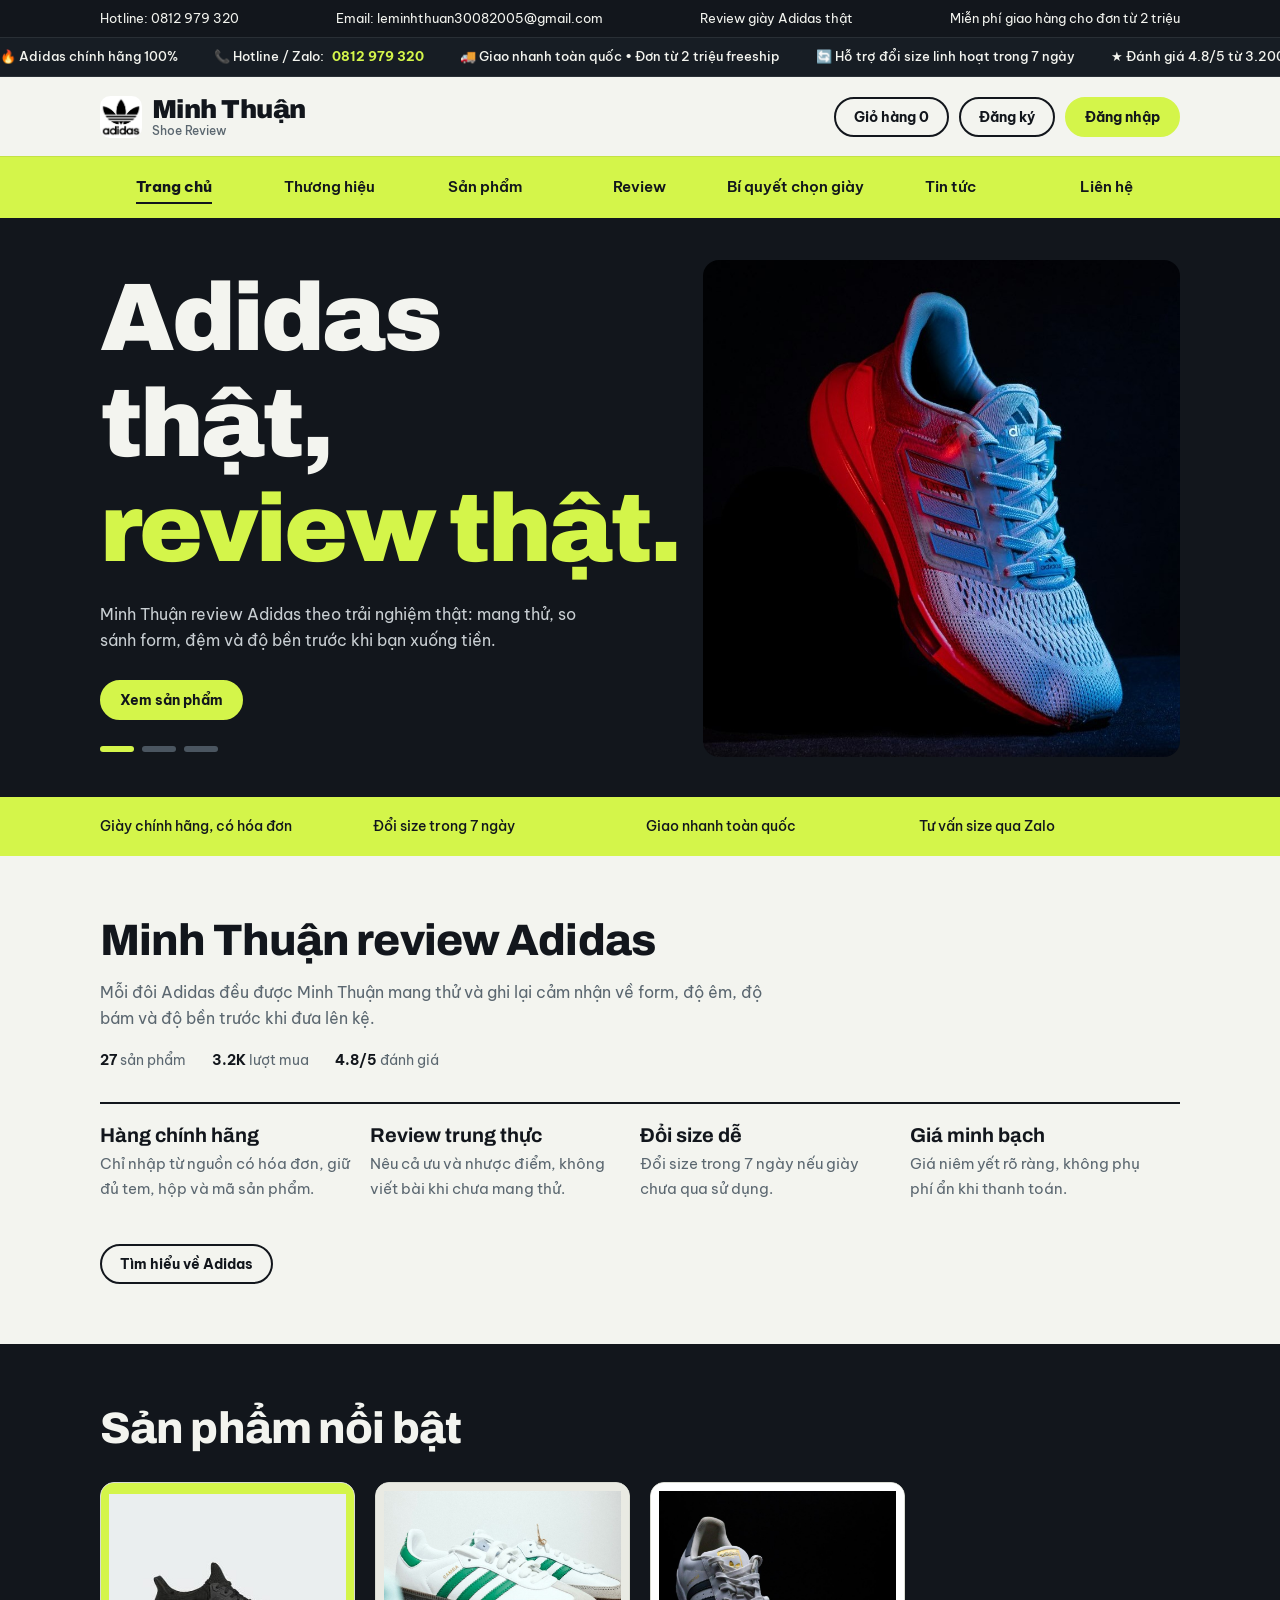
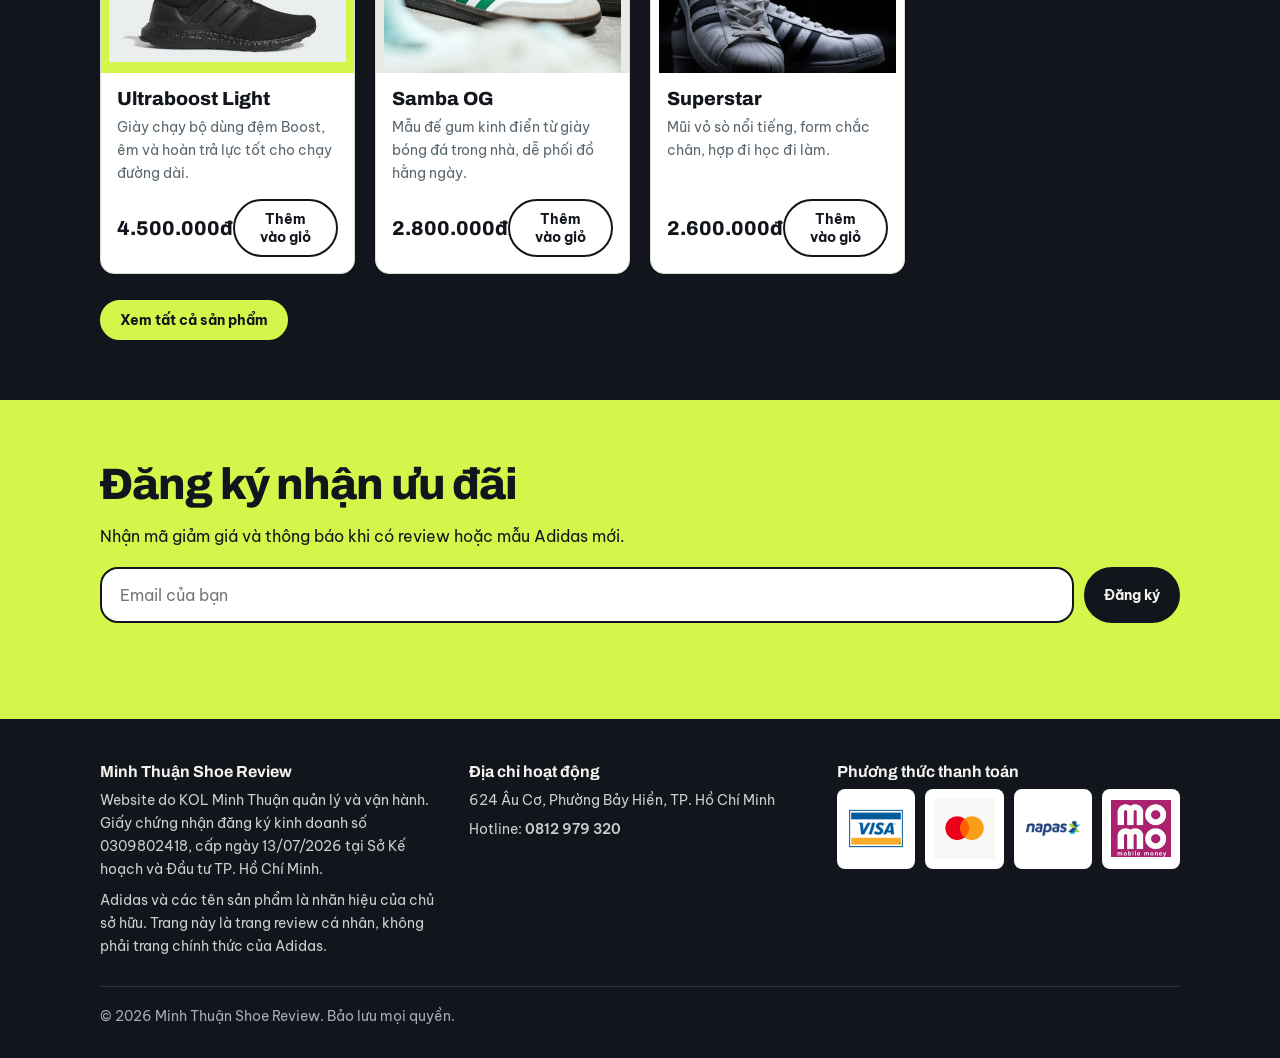
<file: index.html>
<!DOCTYPE html>
<html lang="vi">

<head>
  <meta charset="UTF-8">
  <meta name="viewport" content="width=device-width, initial-scale=1, viewport-fit=cover">
  <title>Trang chủ | Minh Thuận Shoe Review</title>
  <link rel="stylesheet"
    href="https://fonts.googleapis.com/css2?family=Archivo:wght@500;800;900&family=Be+Vietnam+Pro:wght@400;500;700&display=swap">
  <link rel="stylesheet" href="css/sneaker.css">
</head>

<body data-limit="3">

  <div class="topbar">
    <div class="wrap">
      <span><a href="tel:0812979320">Hotline: 0812 979 320</a></span>
      <span>Email: leminhthuan30082005@gmail.com</span>
      <span>Review giày Adidas thật</span>
      <span>Miễn phí giao hàng cho đơn từ 2 triệu</span>
    </div>
  </div>

  <div class="marquee-bar" aria-hidden="true">
    <div class="marquee-content">
      <span>🔥 Adidas chính hãng 100%</span>
      <span>📞 Hotline / Zalo: <b>0812 979 320</b></span>
      <span>🚚 Giao nhanh toàn quốc • Đơn từ 2 triệu freeship</span>
      <span>🔄 Hỗ trợ đổi size linh hoạt trong 7 ngày</span>
      <span>★ Đánh giá 4.8/5 từ 3.200+ khách hàng</span>
      <!-- Lặp lại để chạy nối tiếp mượt mà -->
      <span>🔥 Adidas chính hãng 100%</span>
      <span>📞 Hotline / Zalo: <b>0812 979 320</b></span>
      <span>🚚 Giao nhanh toàn quốc • Đơn từ 2 triệu freeship</span>
      <span>🔄 Hỗ trợ đổi size linh hoạt trong 7 ngày</span>
      <span>★ Đánh giá 4.8/5 từ 3.200+ khách hàng</span>
    </div>
  </div>

  <header>
    <div class="head">
      <a class="logo" href="index.html">
        <img data-img="brand-logo" alt="Minh Thuận Shoe Review" width="42" height="42">
        <span>Minh Thuận<small>Shoe Review</small></span>
      </a>
      <div class="actions">
        <a class="btn" href="cart.html">Giỏ hàng <span id="cartN">0</span></a>
        <span id="authBox">
          <a class="btn" href="register.html">Đăng ký</a>
          <a class="btn fill" href="login.html">Đăng nhập</a>
        </span>
      </div>
    </div>
    <nav aria-label="Menu chính">
      <ul>
        <li><a href="index.html" aria-current="page">Trang chủ</a></li>
        <li><a href="about.html">Thương hiệu</a></li>
        <li><a href="products.html">Sản phẩm</a></li>
        <li><a href="review.html">Review</a></li>
        <li><a href="tips.html">Bí quyết chọn giày</a></li>
        <li><a href="news.html">Tin tức</a></li>
        <li><a href="contact.html">Liên hệ</a></li>
      </ul>
    </nav>
  </header>

  <div class="hero">
    <div class="wrap">
      <div>
        <h1 id="hTitle">Adidas thật,<span>review thật.</span></h1>
        <p id="hText">Minh Thuận review Adidas theo trải nghiệm thật: mang thử, so sánh form, đệm và độ bền trước khi
          bạn xuống tiền.</p>
        <a class="btn fill" href="products.html">Xem sản phẩm</a>
        <div class="slides">
          <button class="on" aria-label="Banner 1"></button>
          <button aria-label="Banner 2"></button>
          <button aria-label="Banner 3"></button>
        </div>
      </div>
      <img class="heroimg" data-img="hero-adidas-1" alt="Ảnh banner giày Adidas" width="1600" height="1000">
    </div>
  </div>

  <div class="perks">
    <div class="wrap">
      <span>Giày chính hãng, có hóa đơn</span>
      <span>Đổi size trong 7 ngày</span>
      <span>Giao nhanh toàn quốc</span>
      <span>Tư vấn size qua Zalo</span>
    </div>
  </div>

  <section>
    <div class="wrap">
      <h2>Minh Thuận review Adidas</h2>
      <p class="lead">Mỗi đôi Adidas đều được Minh Thuận mang thử và ghi lại cảm nhận về form, độ êm, độ bám và độ bền
        trước khi đưa lên kệ.</p>
      <div class="stats">
        <span><b>27</b> sản phẩm</span>
        <span><b>3.2K</b> lượt mua</span>
        <span><b>4.8/5</b> đánh giá</span>
      </div>
      <div class="pillars">
        <div>
          <h3>Hàng chính hãng</h3>
          <p>Chỉ nhập từ nguồn có hóa đơn, giữ đủ tem, hộp và mã sản phẩm.</p>
        </div>
        <div>
          <h3>Review trung thực</h3>
          <p>Nêu cả ưu và nhược điểm, không viết bài khi chưa mang thử.</p>
        </div>
        <div>
          <h3>Đổi size dễ</h3>
          <p>Đổi size trong 7 ngày nếu giày chưa qua sử dụng.</p>
        </div>
        <div>
          <h3>Giá minh bạch</h3>
          <p>Giá niêm yết rõ ràng, không phụ phí ẩn khi thanh toán.</p>
        </div>
      </div>
      <p style="margin-top:22px"><a class="btn" href="about.html">Tìm hiểu về Adidas</a></p>
    </div>
  </section>

  <section class="band">
    <div class="wrap">
      <h2>Sản phẩm nổi bật</h2>
      <div class="grid" id="grid"></div>
      <p style="margin-top:26px"><a class="btn fill" href="products.html">Xem tất cả sản phẩm</a></p>
    </div>
  </section>

  <section class="news">
    <div class="wrap">
      <h2>Đăng ký nhận ưu đãi</h2>
      <p>Nhận mã giảm giá và thông báo khi có review hoặc mẫu Adidas mới.</p>
      <form id="sub" class="row">
        <input id="mail" type="email" placeholder="Email của bạn" required aria-label="Email">
        <button class="btn" type="submit">Đăng ký</button>
      </form>
      <p class="msg" id="subOut" aria-live="polite"></p>
    </div>
  </section>

  <footer>
    <div class="wrap">
      <div class="cols">
        <div>
          <h3>Minh Thuận Shoe Review</h3>
          <p>Website do KOL Minh Thuận quản lý và vận hành. Giấy chứng nhận đăng ký kinh doanh số 0309802418, cấp ngày
            13/07/2026 tại Sở Kế hoạch và Đầu tư TP. Hồ Chí Minh.</p>
          <p style="margin-top:8px">Adidas và các tên sản phẩm là nhãn hiệu của chủ sở hữu. Trang này là trang review cá
            nhân, không phải trang chính thức của Adidas.</p>
        </div>
        <div>
          <h3>Địa chỉ hoạt động</h3>
          <p>624 Âu Cơ, Phường Bảy Hiền, TP. Hồ Chí Minh</p>
          <p style="margin-top:6px">Hotline: <a href="tel:0812979320" style="color:inherit;font-weight:600">0812 979
              320</a></p>
        </div>
        <div>
          <h3>Phương thức thanh toán</h3>
          <div class="pay">
            <img data-img="pay-visa" alt="Visa" width="300" height="200">
            <img data-img="pay-mastercard" alt="MasterCard" width="300" height="200">
            <img data-img="pay-napas" alt="Napas" width="300" height="200">
            <img data-img="pay-momo" alt="MoMo" width="300" height="200">
          </div>
        </div>
      </div>
      <p class="copy">© 2026 Minh Thuận Shoe Review. Bảo lưu mọi quyền.</p>
    </div>
  </footer>

  <script src="js/sneaker.js"></script>
</body>

</html>
</file>
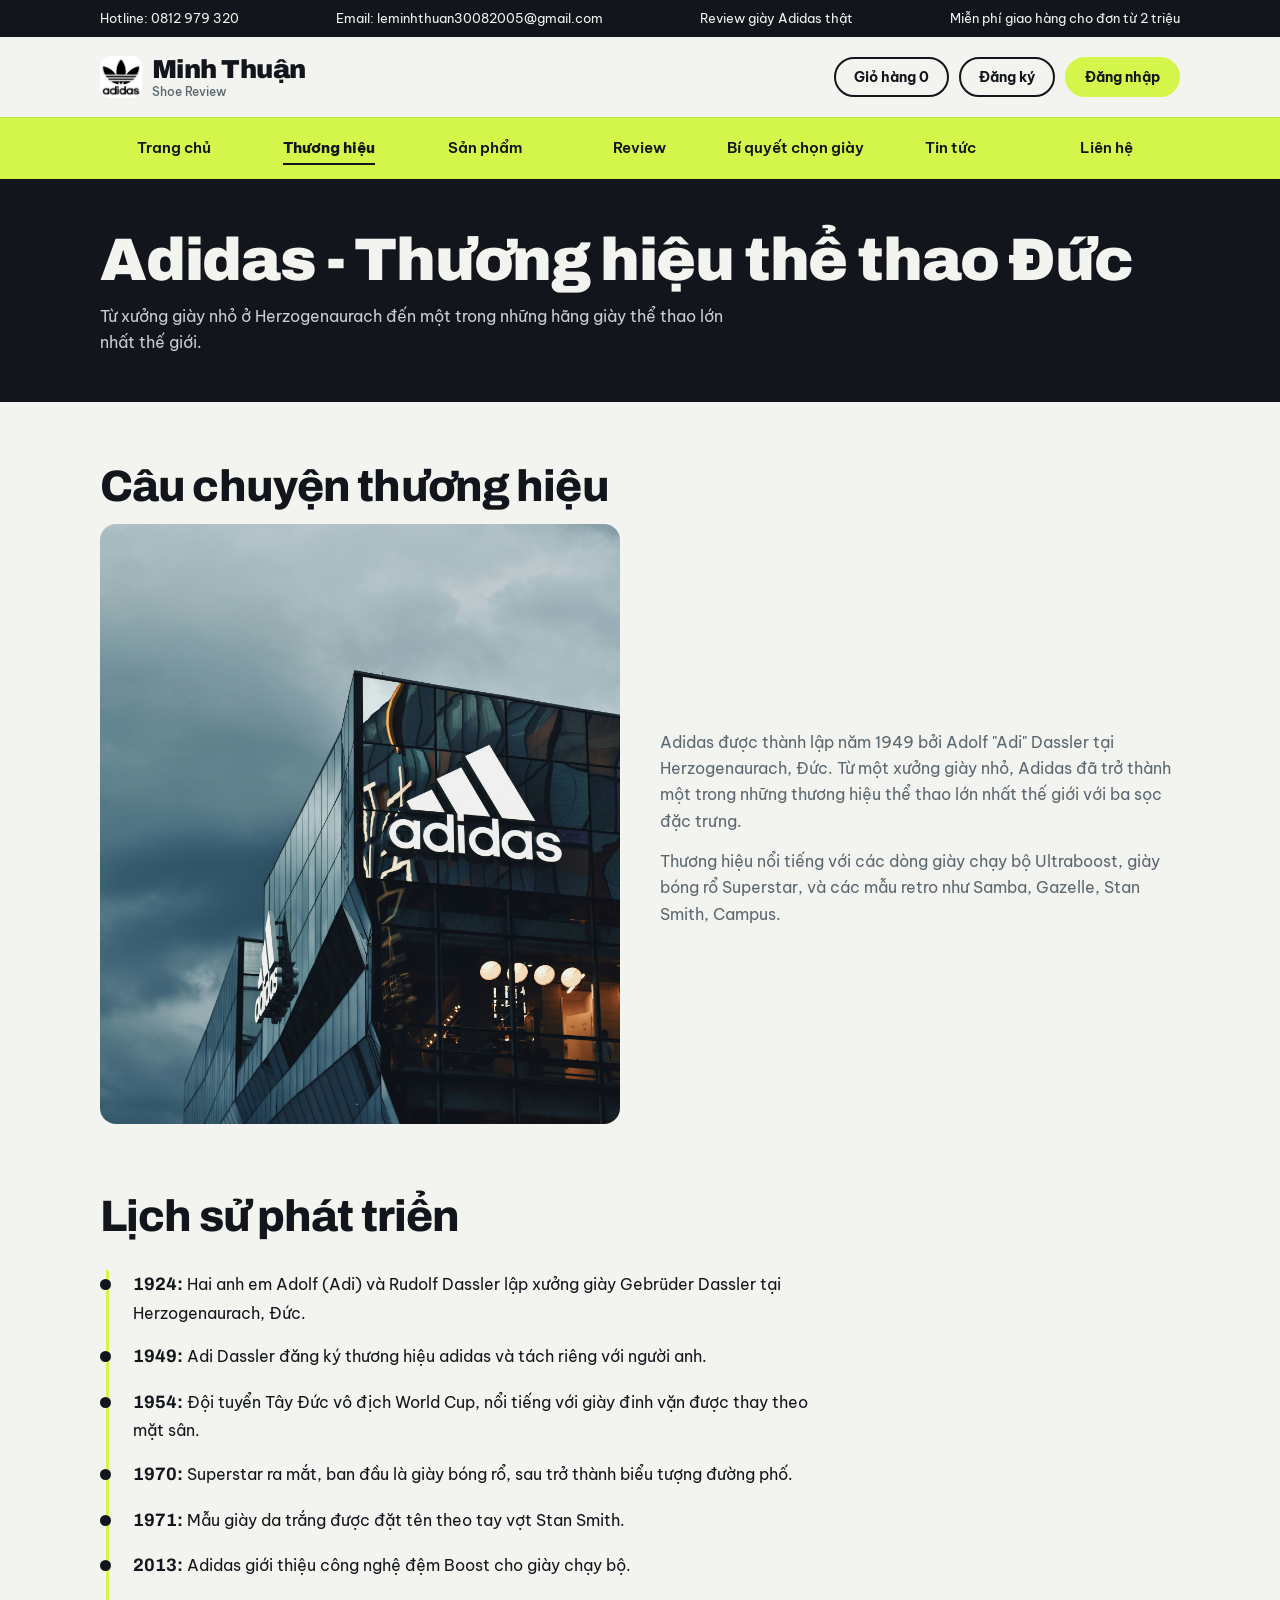
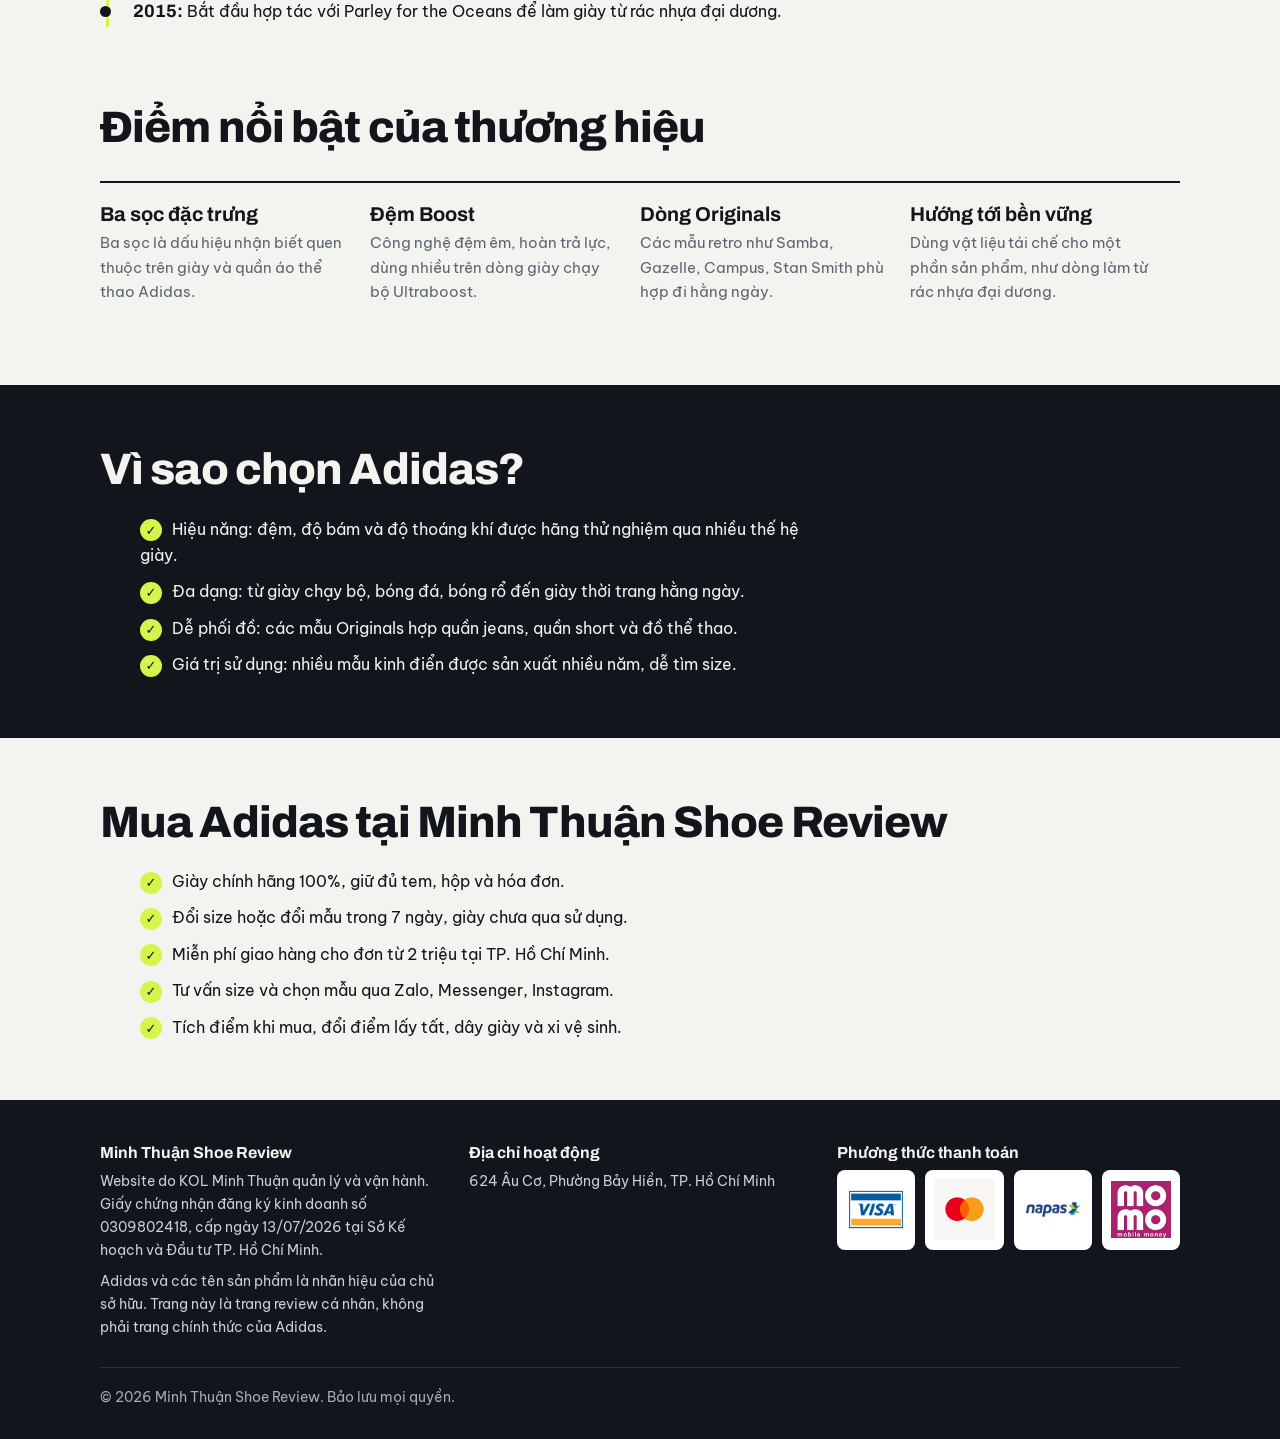
<file: about.html>
<!DOCTYPE html>
<html lang="vi">
<head>
<meta charset="UTF-8">
<meta name="viewport" content="width=device-width, initial-scale=1, viewport-fit=cover">
<title>Thương hiệu | Minh Thuận Shoe Review</title>
<link rel="stylesheet" href="https://fonts.googleapis.com/css2?family=Archivo:wght@500;800;900&family=Be+Vietnam+Pro:wght@400;500;700&display=swap">
<link rel="stylesheet" href="css/sneaker.css">
</head>
<body>

<div class="topbar">
  <div class="wrap">
    <span>Hotline: 0812 979 320</span>
    <span>Email: leminhthuan30082005@gmail.com</span>
    <span>Review giày Adidas thật</span>
    <span>Miễn phí giao hàng cho đơn từ 2 triệu</span>
  </div>
</div>

<header>
  <div class="head">
    <a class="logo" href="index.html">
      <img data-img="brand-logo" alt="Minh Thuận Shoe Review" width="42" height="42">
      <span>Minh Thuận<small>Shoe Review</small></span>
    </a>
    <div class="actions">
      <a class="btn" href="cart.html">Giỏ hàng <span id="cartN">0</span></a>
      <span id="authBox">
        <a class="btn" href="register.html">Đăng ký</a>
        <a class="btn fill" href="login.html">Đăng nhập</a>
      </span>
    </div>
  </div>
  <nav aria-label="Menu chính">
    <ul>
      <li><a href="index.html">Trang chủ</a></li>
      <li><a href="about.html" aria-current="page">Thương hiệu</a></li>
      <li><a href="products.html">Sản phẩm</a></li>
      <li><a href="review.html">Review</a></li>
      <li><a href="tips.html">Bí quyết chọn giày</a></li>
      <li><a href="news.html">Tin tức</a></li>
      <li><a href="contact.html">Liên hệ</a></li>
    </ul>
  </nav>
</header>

<div class="pagehead">
  <div class="wrap">
    <h1>Adidas - Thương hiệu thể thao Đức</h1>
    <p>Từ xưởng giày nhỏ ở Herzogenaurach đến một trong những hãng giày thể thao lớn nhất thế giới.</p>
  </div>
</div>

<section>
  <div class="wrap">
    <h2>Câu chuyện thương hiệu</h2>
    <div class="auth" style="grid-template-columns: 1fr 1fr;">
      <div>
        <img data-img="about-adidas" alt="Adidas" width="800" height="600" style="border-radius:16px;width:100%">
      </div>
      <div>
        <p class="lead">Adidas được thành lập năm 1949 bởi Adolf "Adi" Dassler tại Herzogenaurach, Đức. Từ một xưởng giày nhỏ, Adidas đã trở thành một trong những thương hiệu thể thao lớn nhất thế giới với ba sọc đặc trưng.</p>
        <p class="lead" style="margin-top:14px">Thương hiệu nổi tiếng với các dòng giày chạy bộ Ultraboost, giày bóng rổ Superstar, và các mẫu retro như Samba, Gazelle, Stan Smith, Campus.</p>
      </div>
    </div>
  </div>
</section>

<section style="padding-top:0">
  <div class="wrap">
    <h2>Lịch sử phát triển</h2>
    <ul class="time">
      <li><b>1924:</b> Hai anh em Adolf (Adi) và Rudolf Dassler lập xưởng giày Gebrüder Dassler tại Herzogenaurach, Đức.</li>
      <li><b>1949:</b> Adi Dassler đăng ký thương hiệu adidas và tách riêng với người anh.</li>
      <li><b>1954:</b> Đội tuyển Tây Đức vô địch World Cup, nổi tiếng với giày đinh vặn được thay theo mặt sân.</li>
      <li><b>1970:</b> Superstar ra mắt, ban đầu là giày bóng rổ, sau trở thành biểu tượng đường phố.</li>
      <li><b>1971:</b> Mẫu giày da trắng được đặt tên theo tay vợt Stan Smith.</li>
      <li><b>2013:</b> Adidas giới thiệu công nghệ đệm Boost cho giày chạy bộ.</li>
      <li><b>2015:</b> Bắt đầu hợp tác với Parley for the Oceans để làm giày từ rác nhựa đại dương.</li>
    </ul>
  </div>
</section>

<section style="padding-top:0">
  <div class="wrap">
    <h2>Điểm nổi bật của thương hiệu</h2>
    <div class="pillars">
      <div><h3>Ba sọc đặc trưng</h3><p>Ba sọc là dấu hiệu nhận biết quen thuộc trên giày và quần áo thể thao Adidas.</p></div>
      <div><h3>Đệm Boost</h3><p>Công nghệ đệm êm, hoàn trả lực, dùng nhiều trên dòng giày chạy bộ Ultraboost.</p></div>
      <div><h3>Dòng Originals</h3><p>Các mẫu retro như Samba, Gazelle, Campus, Stan Smith phù hợp đi hằng ngày.</p></div>
      <div><h3>Hướng tới bền vững</h3><p>Dùng vật liệu tái chế cho một phần sản phẩm, như dòng làm từ rác nhựa đại dương.</p></div>
    </div>
  </div>
</section>

<section class="band">
  <div class="wrap">
    <h2>Vì sao chọn Adidas?</h2>
    <ul class="checks">
      <li>Hiệu năng: đệm, độ bám và độ thoáng khí được hãng thử nghiệm qua nhiều thế hệ giày.</li>
      <li>Đa dạng: từ giày chạy bộ, bóng đá, bóng rổ đến giày thời trang hằng ngày.</li>
      <li>Dễ phối đồ: các mẫu Originals hợp quần jeans, quần short và đồ thể thao.</li>
      <li>Giá trị sử dụng: nhiều mẫu kinh điển được sản xuất nhiều năm, dễ tìm size.</li>
    </ul>
  </div>
</section>

<section>
  <div class="wrap">
    <h2>Mua Adidas tại Minh Thuận Shoe Review</h2>
    <ul class="checks">
      <li>Giày chính hãng 100%, giữ đủ tem, hộp và hóa đơn.</li>
      <li>Đổi size hoặc đổi mẫu trong 7 ngày, giày chưa qua sử dụng.</li>
      <li>Miễn phí giao hàng cho đơn từ 2 triệu tại TP. Hồ Chí Minh.</li>
      <li>Tư vấn size và chọn mẫu qua Zalo, Messenger, Instagram.</li>
      <li>Tích điểm khi mua, đổi điểm lấy tất, dây giày và xi vệ sinh.</li>
    </ul>
  </div>
</section>

<footer>
  <div class="wrap">
    <div class="cols">
      <div>
        <h3>Minh Thuận Shoe Review</h3>
        <p>Website do KOL Minh Thuận quản lý và vận hành. Giấy chứng nhận đăng ký kinh doanh số 0309802418, cấp ngày 13/07/2026 tại Sở Kế hoạch và Đầu tư TP. Hồ Chí Minh.</p>
        <p style="margin-top:8px">Adidas và các tên sản phẩm là nhãn hiệu của chủ sở hữu. Trang này là trang review cá nhân, không phải trang chính thức của Adidas.</p>
      </div>
      <div>
        <h3>Địa chỉ hoạt động</h3>
        <p>624 Âu Cơ, Phường Bảy Hiền, TP. Hồ Chí Minh</p>
      </div>
      <div>
        <h3>Phương thức thanh toán</h3>
        <div class="pay">
          <img data-img="pay-visa" alt="Visa" width="300" height="200">
          <img data-img="pay-mastercard" alt="MasterCard" width="300" height="200">
          <img data-img="pay-napas" alt="Napas" width="300" height="200">
          <img data-img="pay-momo" alt="MoMo" width="300" height="200">
        </div>
      </div>
    </div>
    <p class="copy">© 2026 Minh Thuận Shoe Review. Bảo lưu mọi quyền.</p>
  </div>
</footer>

<script src="js/sneaker.js"></script>
</body>
</html>
</file>
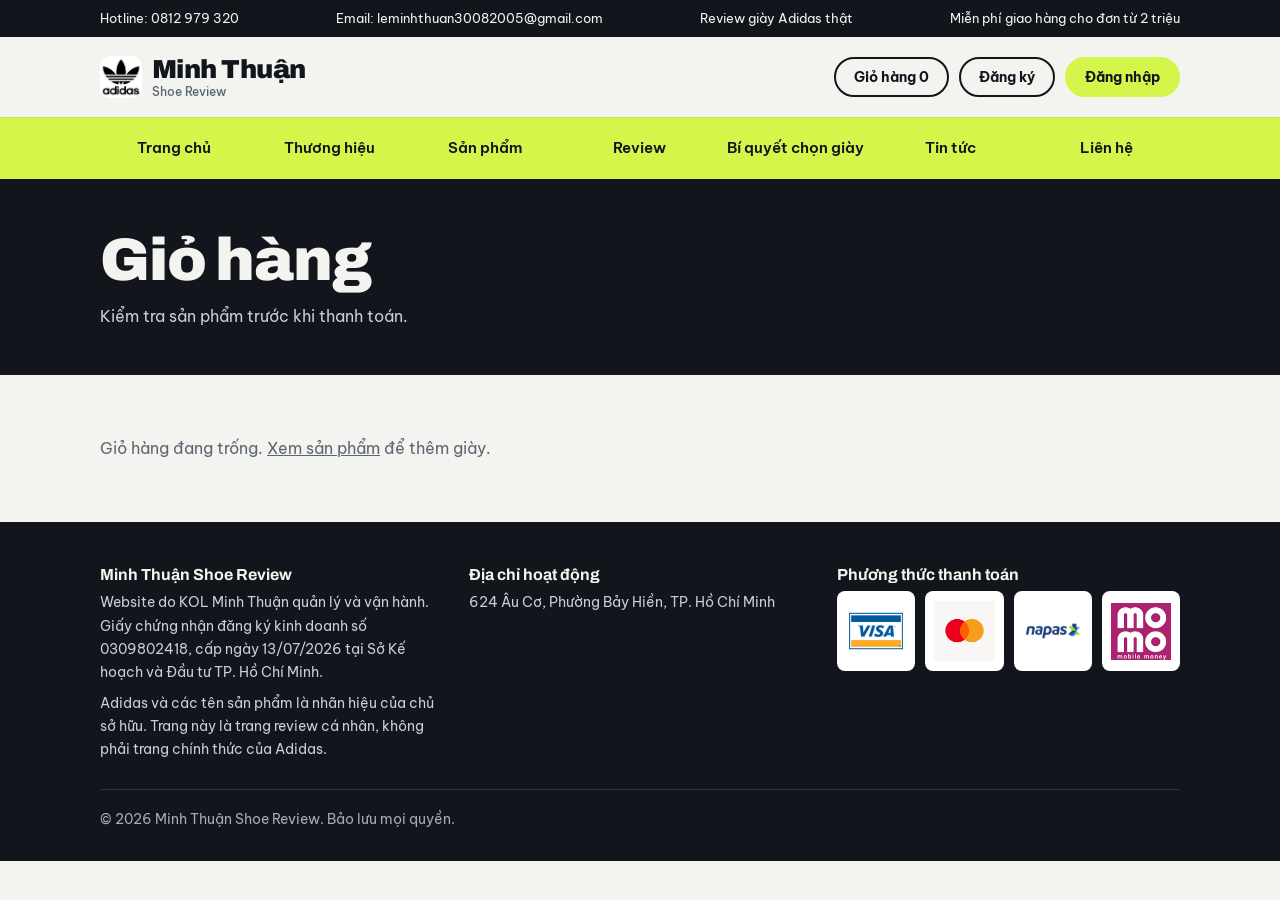
<file: cart.html>
<!DOCTYPE html>
<html lang="vi">
<head>
<meta charset="UTF-8">
<meta name="viewport" content="width=device-width, initial-scale=1, viewport-fit=cover">
<title>Giỏ hàng | Minh Thuận Shoe Review</title>
<link rel="stylesheet" href="https://fonts.googleapis.com/css2?family=Archivo:wght@500;800;900&family=Be+Vietnam+Pro:wght@400;500;700&display=swap">
<link rel="stylesheet" href="css/sneaker.css">
</head>
<body>

<div class="topbar">
  <div class="wrap">
    <span>Hotline: 0812 979 320</span>
    <span>Email: leminhthuan30082005@gmail.com</span>
    <span>Review giày Adidas thật</span>
    <span>Miễn phí giao hàng cho đơn từ 2 triệu</span>
  </div>
</div>

<header>
  <div class="head">
    <a class="logo" href="index.html">
      <img data-img="brand-logo" alt="Minh Thuận Shoe Review" width="42" height="42">
      <span>Minh Thuận<small>Shoe Review</small></span>
    </a>
    <div class="actions">
      <a class="btn" href="cart.html">Giỏ hàng <span id="cartN">0</span></a>
      <span id="authBox">
        <a class="btn" href="register.html">Đăng ký</a>
        <a class="btn fill" href="login.html">Đăng nhập</a>
      </span>
    </div>
  </div>
  <nav aria-label="Menu chính">
    <ul>
      <li><a href="index.html">Trang chủ</a></li>
      <li><a href="about.html">Thương hiệu</a></li>
      <li><a href="products.html">Sản phẩm</a></li>
      <li><a href="review.html">Review</a></li>
      <li><a href="tips.html">Bí quyết chọn giày</a></li>
      <li><a href="news.html">Tin tức</a></li>
      <li><a href="contact.html">Liên hệ</a></li>
    </ul>
  </nav>
</header>

<div class="pagehead">
  <div class="wrap">
    <h1>Giỏ hàng</h1>
    <p>Kiểm tra sản phẩm trước khi thanh toán.</p>
  </div>
</div>

<section>
  <div class="wrap">
    <div id="cartBox"></div>
  </div>
</section>

<footer>
  <div class="wrap">
    <div class="cols">
      <div>
        <h3>Minh Thuận Shoe Review</h3>
        <p>Website do KOL Minh Thuận quản lý và vận hành. Giấy chứng nhận đăng ký kinh doanh số 0309802418, cấp ngày 13/07/2026 tại Sở Kế hoạch và Đầu tư TP. Hồ Chí Minh.</p>
        <p style="margin-top:8px">Adidas và các tên sản phẩm là nhãn hiệu của chủ sở hữu. Trang này là trang review cá nhân, không phải trang chính thức của Adidas.</p>
      </div>
      <div>
        <h3>Địa chỉ hoạt động</h3>
        <p>624 Âu Cơ, Phường Bảy Hiền, TP. Hồ Chí Minh</p>
      </div>
      <div>
        <h3>Phương thức thanh toán</h3>
        <div class="pay">
          <img data-img="pay-visa" alt="Visa" width="300" height="200">
          <img data-img="pay-mastercard" alt="MasterCard" width="300" height="200">
          <img data-img="pay-napas" alt="Napas" width="300" height="200">
          <img data-img="pay-momo" alt="MoMo" width="300" height="200">
        </div>
      </div>
    </div>
    <p class="copy">© 2026 Minh Thuận Shoe Review. Bảo lưu mọi quyền.</p>
  </div>
</footer>

<script src="js/sneaker.js"></script>
</body>
</html>
</file>
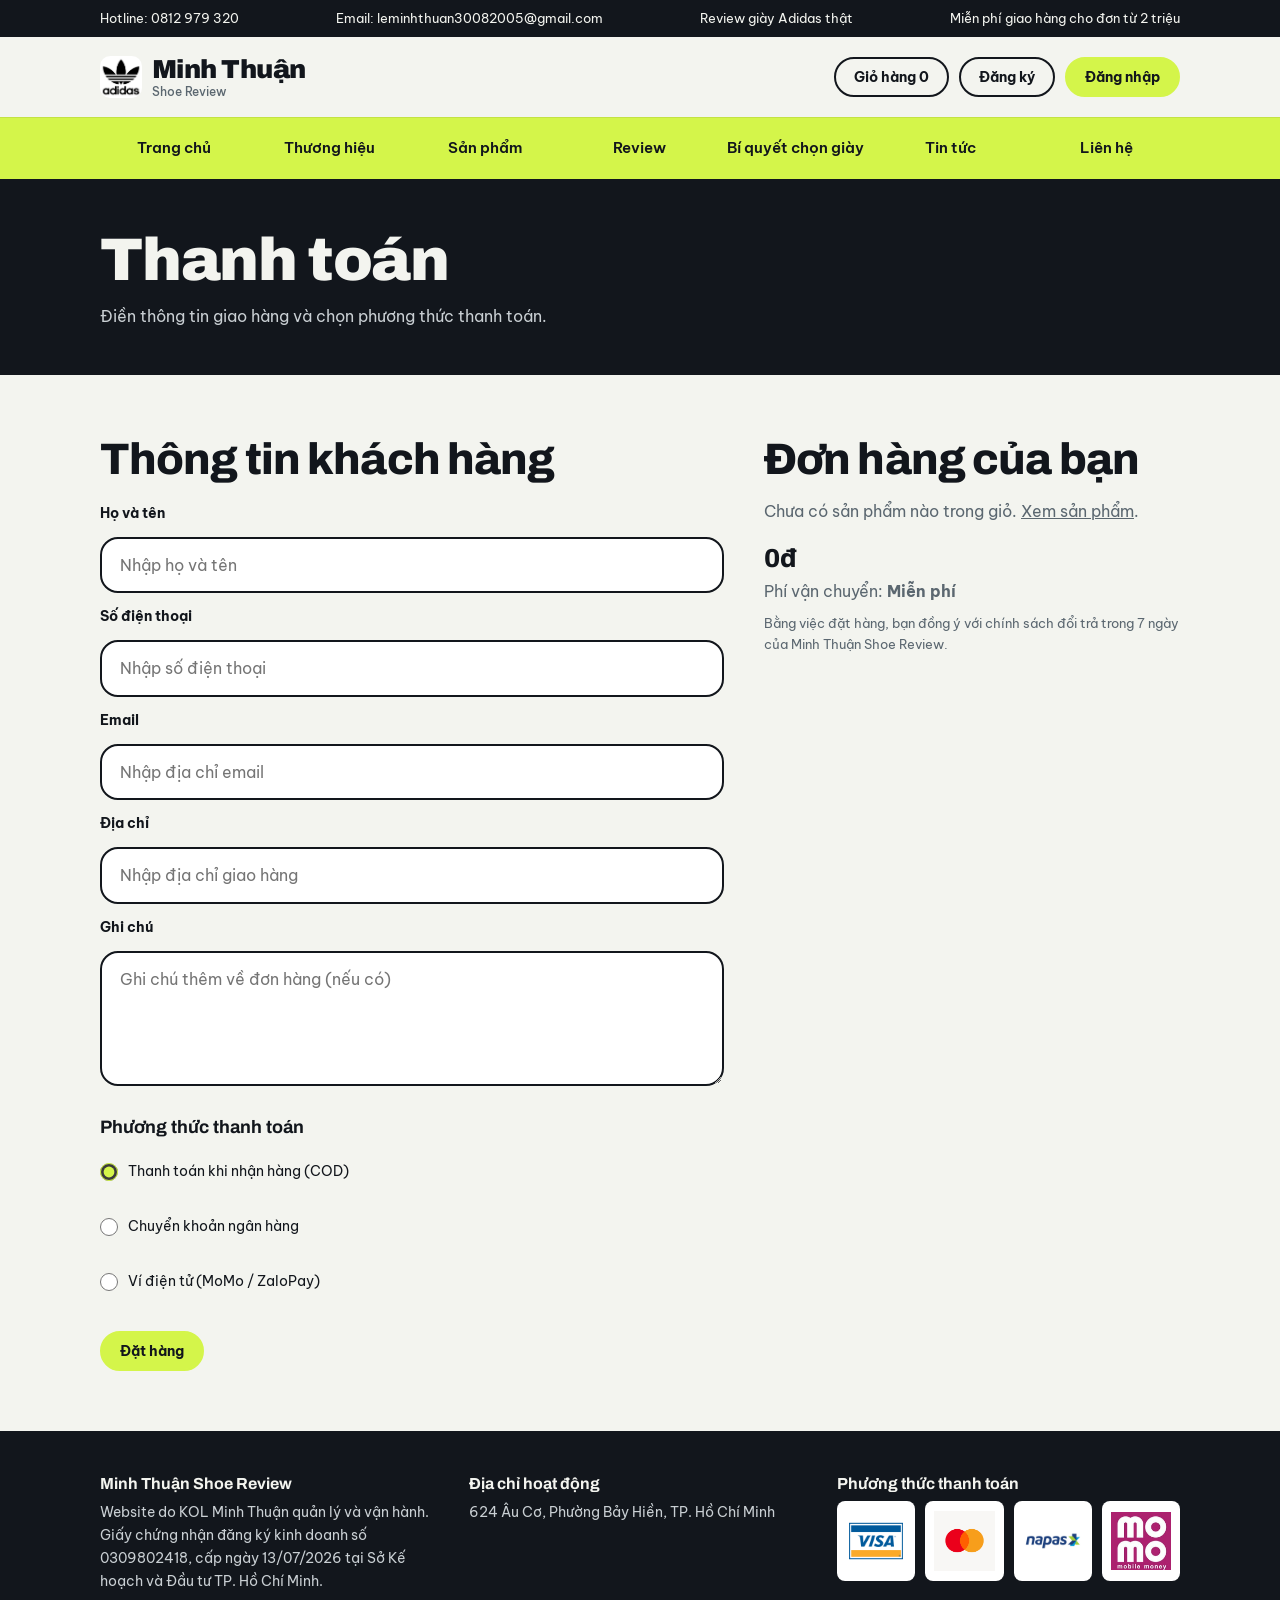
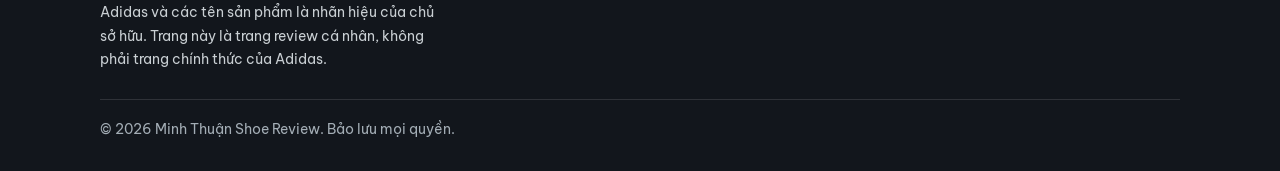
<file: checkout.html>
<!DOCTYPE html>
<html lang="vi">
<head>
<meta charset="UTF-8">
<meta name="viewport" content="width=device-width, initial-scale=1, viewport-fit=cover">
<title>Thanh toán | Minh Thuận Shoe Review</title>
<link rel="stylesheet" href="https://fonts.googleapis.com/css2?family=Archivo:wght@500;800;900&family=Be+Vietnam+Pro:wght@400;500;700&display=swap">
<link rel="stylesheet" href="css/sneaker.css">
</head>
<body>

<div class="topbar">
  <div class="wrap">
    <span>Hotline: 0812 979 320</span>
    <span>Email: leminhthuan30082005@gmail.com</span>
    <span>Review giày Adidas thật</span>
    <span>Miễn phí giao hàng cho đơn từ 2 triệu</span>
  </div>
</div>

<header>
  <div class="head">
    <a class="logo" href="index.html">
      <img data-img="brand-logo" alt="Minh Thuận Shoe Review" width="42" height="42">
      <span>Minh Thuận<small>Shoe Review</small></span>
    </a>
    <div class="actions">
      <a class="btn" href="cart.html">Giỏ hàng <span id="cartN">0</span></a>
      <span id="authBox">
        <a class="btn" href="register.html">Đăng ký</a>
        <a class="btn fill" href="login.html">Đăng nhập</a>
      </span>
    </div>
  </div>
  <nav aria-label="Menu chính">
    <ul>
      <li><a href="index.html">Trang chủ</a></li>
      <li><a href="about.html">Thương hiệu</a></li>
      <li><a href="products.html">Sản phẩm</a></li>
      <li><a href="review.html">Review</a></li>
      <li><a href="tips.html">Bí quyết chọn giày</a></li>
      <li><a href="news.html">Tin tức</a></li>
      <li><a href="contact.html">Liên hệ</a></li>
    </ul>
  </nav>
</header>

<div class="pagehead">
  <div class="wrap">
    <h1>Thanh toán</h1>
    <p>Điền thông tin giao hàng và chọn phương thức thanh toán.</p>
  </div>
</div>

<section>
  <div class="wrap">
    <div class="auth" style="grid-template-columns: 1.5fr 1fr; align-items:flex-start;">
      <div>
        <h2>Thông tin khách hàng</h2>
        <form id="orderForm" class="authform" style="max-width:100%">

          <label for="fullname">Họ và tên</label>
          <input id="fullname" name="fullname" placeholder="Nhập họ và tên" required autocomplete="name">

          <label for="phone">Số điện thoại</label>
          <input id="phone" name="phone" type="tel" placeholder="Nhập số điện thoại" required autocomplete="tel">

          <label for="email">Email</label>
          <input id="email" name="email" type="email" placeholder="Nhập địa chỉ email" autocomplete="email">

          <label for="address">Địa chỉ</label>
          <input id="address" name="address" placeholder="Nhập địa chỉ giao hàng" required autocomplete="street-address">

          <label for="note">Ghi chú</label>
          <textarea id="note" name="note" rows="4" placeholder="Ghi chú thêm về đơn hàng (nếu có)"></textarea>

          <h3 style="margin-top:20px;font-size:18px">Phương thức thanh toán</h3>

          <label style="display:flex;align-items:center;gap:10px;margin:10px 0;cursor:pointer;font-weight:400">
            <input type="radio" name="payment" value="cod" checked> Thanh toán khi nhận hàng (COD)
          </label>
          <label style="display:flex;align-items:center;gap:10px;margin:10px 0;cursor:pointer;font-weight:400">
            <input type="radio" name="payment" value="bank"> Chuyển khoản ngân hàng
          </label>
          <label style="display:flex;align-items:center;gap:10px;margin:10px 0;cursor:pointer;font-weight:400">
            <input type="radio" name="payment" value="ewallet"> Ví điện tử (MoMo / ZaloPay)
          </label>

          <button class="btn fill" type="submit" style="justify-self:start;margin-top:16px">Đặt hàng</button>

        </form>
      </div>

      <div>
        <h2>Đơn hàng của bạn</h2>
        <div id="checkout-items"></div>
        <p class="total" id="checkout-total">0đ</p>
        <p class="lead">Phí vận chuyển: <strong>Miễn phí</strong></p>
        <p class="lead" style="margin-top:8px;font-size:13px">
          Bằng việc đặt hàng, bạn đồng ý với chính sách đổi trả trong 7 ngày của Minh Thuận Shoe Review.
        </p>
      </div>
    </div>
  </div>
</section>

<footer>
  <div class="wrap">
    <div class="cols">
      <div>
        <h3>Minh Thuận Shoe Review</h3>
        <p>Website do KOL Minh Thuận quản lý và vận hành. Giấy chứng nhận đăng ký kinh doanh số 0309802418, cấp ngày 13/07/2026 tại Sở Kế hoạch và Đầu tư TP. Hồ Chí Minh.</p>
        <p style="margin-top:8px">Adidas và các tên sản phẩm là nhãn hiệu của chủ sở hữu. Trang này là trang review cá nhân, không phải trang chính thức của Adidas.</p>
      </div>
      <div>
        <h3>Địa chỉ hoạt động</h3>
        <p>624 Âu Cơ, Phường Bảy Hiền, TP. Hồ Chí Minh</p>
      </div>
      <div>
        <h3>Phương thức thanh toán</h3>
        <div class="pay">
          <img data-img="pay-visa" alt="Visa" width="300" height="200">
          <img data-img="pay-mastercard" alt="MasterCard" width="300" height="200">
          <img data-img="pay-napas" alt="Napas" width="300" height="200">
          <img data-img="pay-momo" alt="MoMo" width="300" height="200">
        </div>
      </div>
    </div>
    <p class="copy">© 2026 Minh Thuận Shoe Review. Bảo lưu mọi quyền.</p>
  </div>
</footer>

<script src="js/sneaker.js"></script>
<script>
document.addEventListener("DOMContentLoaded", function () {

  /* ---------- Hiển thị đơn hàng từ giỏ ---------- */
  var box = document.getElementById("checkout-items");
  var totalEl = document.getElementById("checkout-total");

  var cart = {};
  try { cart = JSON.parse(localStorage.getItem("cart") || "{}"); } catch (e) {}

  var ids = Object.keys(cart).filter(function (k) { return parseInt(cart[k], 10) > 0; });

  if (!ids.length) {
    if (box) box.innerHTML = '<p class="lead">Chưa có sản phẩm nào trong giỏ. <a href="products.html" style="text-decoration:underline">Xem sản phẩm</a>.</p>';
    if (totalEl) totalEl.textContent = "0đ";
  } else {
    var t = 0;
    ids.forEach(function (k) {
      var p = (window.PRODUCTS || []).filter(function (x) { return String(x.id) === String(k); })[0];
      if (!p) return;
      var qty = parseInt(cart[k], 10) || 0;
      var s = p.price * qty;
      t += s;
      var row = document.createElement("p");
      row.className = "lead";
      row.innerHTML = "<strong>" + p.name + "</strong> × " + qty + " — " + s.toLocaleString("vi-VN") + "đ";
      if (box) box.appendChild(row);
    });
    if (totalEl) totalEl.textContent = t.toLocaleString("vi-VN") + "đ";
  }

  /* ---------- Xử lý đặt hàng ---------- */
  var form = document.getElementById("orderForm");
  if (form) form.onsubmit = function (e) {
    e.preventDefault();

    if (!ids.length) {
      alert("Giỏ hàng đang trống. Hãy thêm sản phẩm trước khi đặt hàng.");
      return;
    }

    var name = document.getElementById("fullname").value.trim();
    var phone = document.getElementById("phone").value.trim();
    var address = document.getElementById("address").value.trim();

    if (name.length < 2) { alert("Hãy nhập họ tên."); return; }
    if (phone.replace(/\D/g, "").length < 8) { alert("Số điện thoại chưa hợp lệ."); return; }
    if (address.length < 5) { alert("Địa chỉ chưa hợp lệ."); return; }

    /* Lưu thông tin đơn hàng (mô phỏng) */
    try {
      localStorage.setItem("lastOrder", JSON.stringify({
        name: name,
        phone: phone,
        address: address,
        payment: (document.querySelector('input[name="payment"]:checked') || {}).value || "cod",
        total: t || 0,
        date: new Date().toISOString()
      }));
      localStorage.removeItem("cart");
      localStorage.removeItem("cartCount");
    } catch (err) {}

    /* Chuyển sang trang thành công */
    location.href = "success.html";
  };

});
</script>
</body>
</html>
</file>
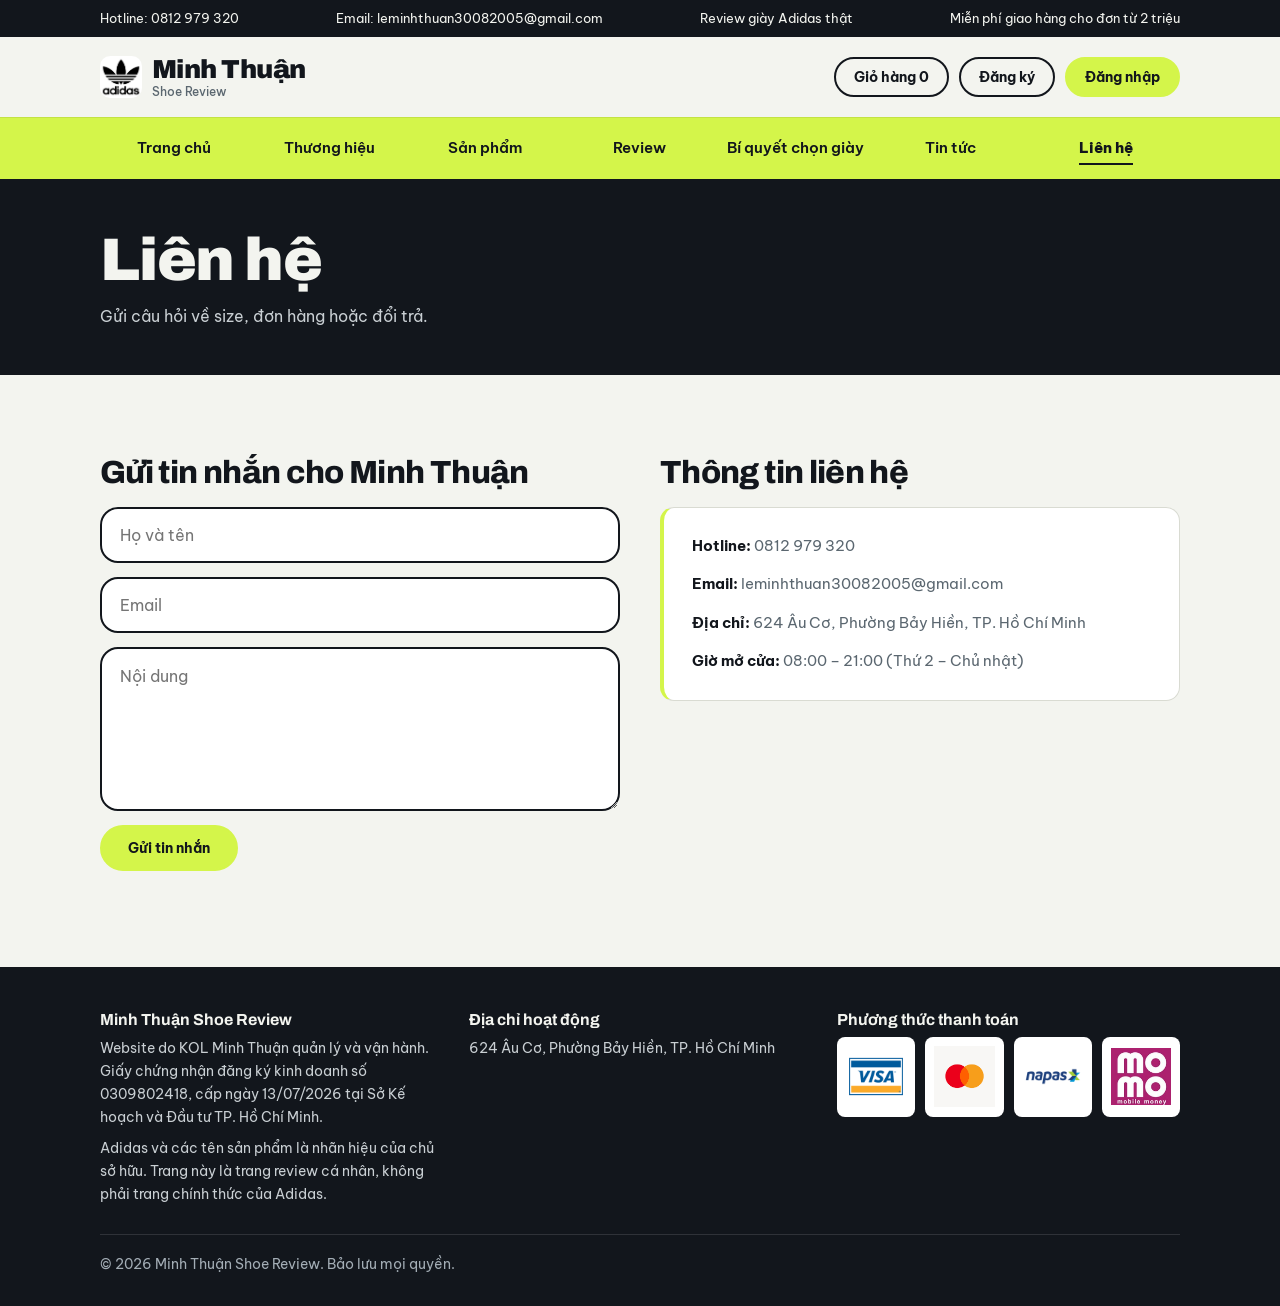
<file: contact.html>
<!DOCTYPE html>
<html lang="vi">
<head>
<meta charset="UTF-8">
<meta name="viewport" content="width=device-width, initial-scale=1, viewport-fit=cover">
<title>Liên hệ | Minh Thuận Shoe Review</title>
<link rel="stylesheet" href="https://fonts.googleapis.com/css2?family=Archivo:wght@500;800;900&family=Be+Vietnam+Pro:wght@400;500;700&display=swap">
<link rel="stylesheet" href="css/sneaker.css">
</head>
<body>

<div class="topbar">
  <div class="wrap">
    <span>Hotline: 0812 979 320</span>
    <span>Email: leminhthuan30082005@gmail.com</span>
    <span>Review giày Adidas thật</span>
    <span>Miễn phí giao hàng cho đơn từ 2 triệu</span>
  </div>
</div>

<header>
  <div class="head">
    <a class="logo" href="index.html">
      <img data-img="brand-logo" alt="Minh Thuận Shoe Review" width="42" height="42">
      <span>Minh Thuận<small>Shoe Review</small></span>
    </a>
    <div class="actions">
      <a class="btn" href="cart.html">Giỏ hàng <span id="cartN">0</span></a>
      <span id="authBox">
        <a class="btn" href="register.html">Đăng ký</a>
        <a class="btn fill" href="login.html">Đăng nhập</a>
      </span>
    </div>
  </div>
  <nav aria-label="Menu chính">
    <ul>
      <li><a href="index.html">Trang chủ</a></li>
      <li><a href="about.html">Thương hiệu</a></li>
      <li><a href="products.html">Sản phẩm</a></li>
      <li><a href="review.html">Review</a></li>
      <li><a href="tips.html">Bí quyết chọn giày</a></li>
      <li><a href="news.html">Tin tức</a></li>
      <li><a href="contact.html" aria-current="page">Liên hệ</a></li>
    </ul>
  </nav>
</header>

<div class="pagehead">
  <div class="wrap">
    <h1>Liên hệ</h1>
    <p>Gửi câu hỏi về size, đơn hàng hoặc đổi trả.</p>
  </div>
</div>

<section>
  <div class="wrap">
    <div class="contact-grid">

      <!-- Cột trái: Form gửi tin nhắn -->
      <div class="contact-col">
        <h2>Gửi tin nhắn cho Minh Thuận</h2>
        <form id="contactForm" class="contact-form">
          <input name="name" placeholder="Họ và tên" required aria-label="Họ và tên">
          <input name="email" type="email" placeholder="Email" required aria-label="Email">
          <textarea name="message" rows="5" placeholder="Nội dung" required aria-label="Nội dung"></textarea>
          <button class="btn fill" type="submit">Gửi tin nhắn</button>
        </form>
        <p class="msg" id="contactOut" aria-live="polite"></p>
      </div>

      <!-- Cột phải: Thông tin liên hệ -->
      <div class="contact-col">
        <h2>Thông tin liên hệ</h2>
        <div class="contact-info-box">
          <p><strong>Hotline:</strong> 0812 979 320</p>
          <p><strong>Email:</strong> leminhthuan30082005@gmail.com</p>
          <p><strong>Địa chỉ:</strong> 624 Âu Cơ, Phường Bảy Hiền, TP. Hồ Chí Minh</p>
          <p><strong>Giờ mở cửa:</strong> 08:00 – 21:00 (Thứ 2 – Chủ nhật)</p>
        </div>
      </div>

    </div>
  </div>
</section>

<footer>
  <div class="wrap">
    <div class="cols">
      <div>
        <h3>Minh Thuận Shoe Review</h3>
        <p>Website do KOL Minh Thuận quản lý và vận hành. Giấy chứng nhận đăng ký kinh doanh số 0309802418, cấp ngày 13/07/2026 tại Sở Kế hoạch và Đầu tư TP. Hồ Chí Minh.</p>
        <p style="margin-top:8px">Adidas và các tên sản phẩm là nhãn hiệu của chủ sở hữu. Trang này là trang review cá nhân, không phải trang chính thức của Adidas.</p>
      </div>
      <div>
        <h3>Địa chỉ hoạt động</h3>
        <p>624 Âu Cơ, Phường Bảy Hiền, TP. Hồ Chí Minh</p>
      </div>
      <div>
        <h3>Phương thức thanh toán</h3>
        <div class="pay">
          <img data-img="pay-visa" alt="Visa" width="300" height="200">
          <img data-img="pay-mastercard" alt="MasterCard" width="300" height="200">
          <img data-img="pay-napas" alt="Napas" width="300" height="200">
          <img data-img="pay-momo" alt="MoMo" width="300" height="200">
        </div>
      </div>
    </div>
    <p class="copy">© 2026 Minh Thuận Shoe Review. Bảo lưu mọi quyền.</p>
  </div>
</footer>

<script src="js/sneaker.js"></script>
</body>
</html>
</file>
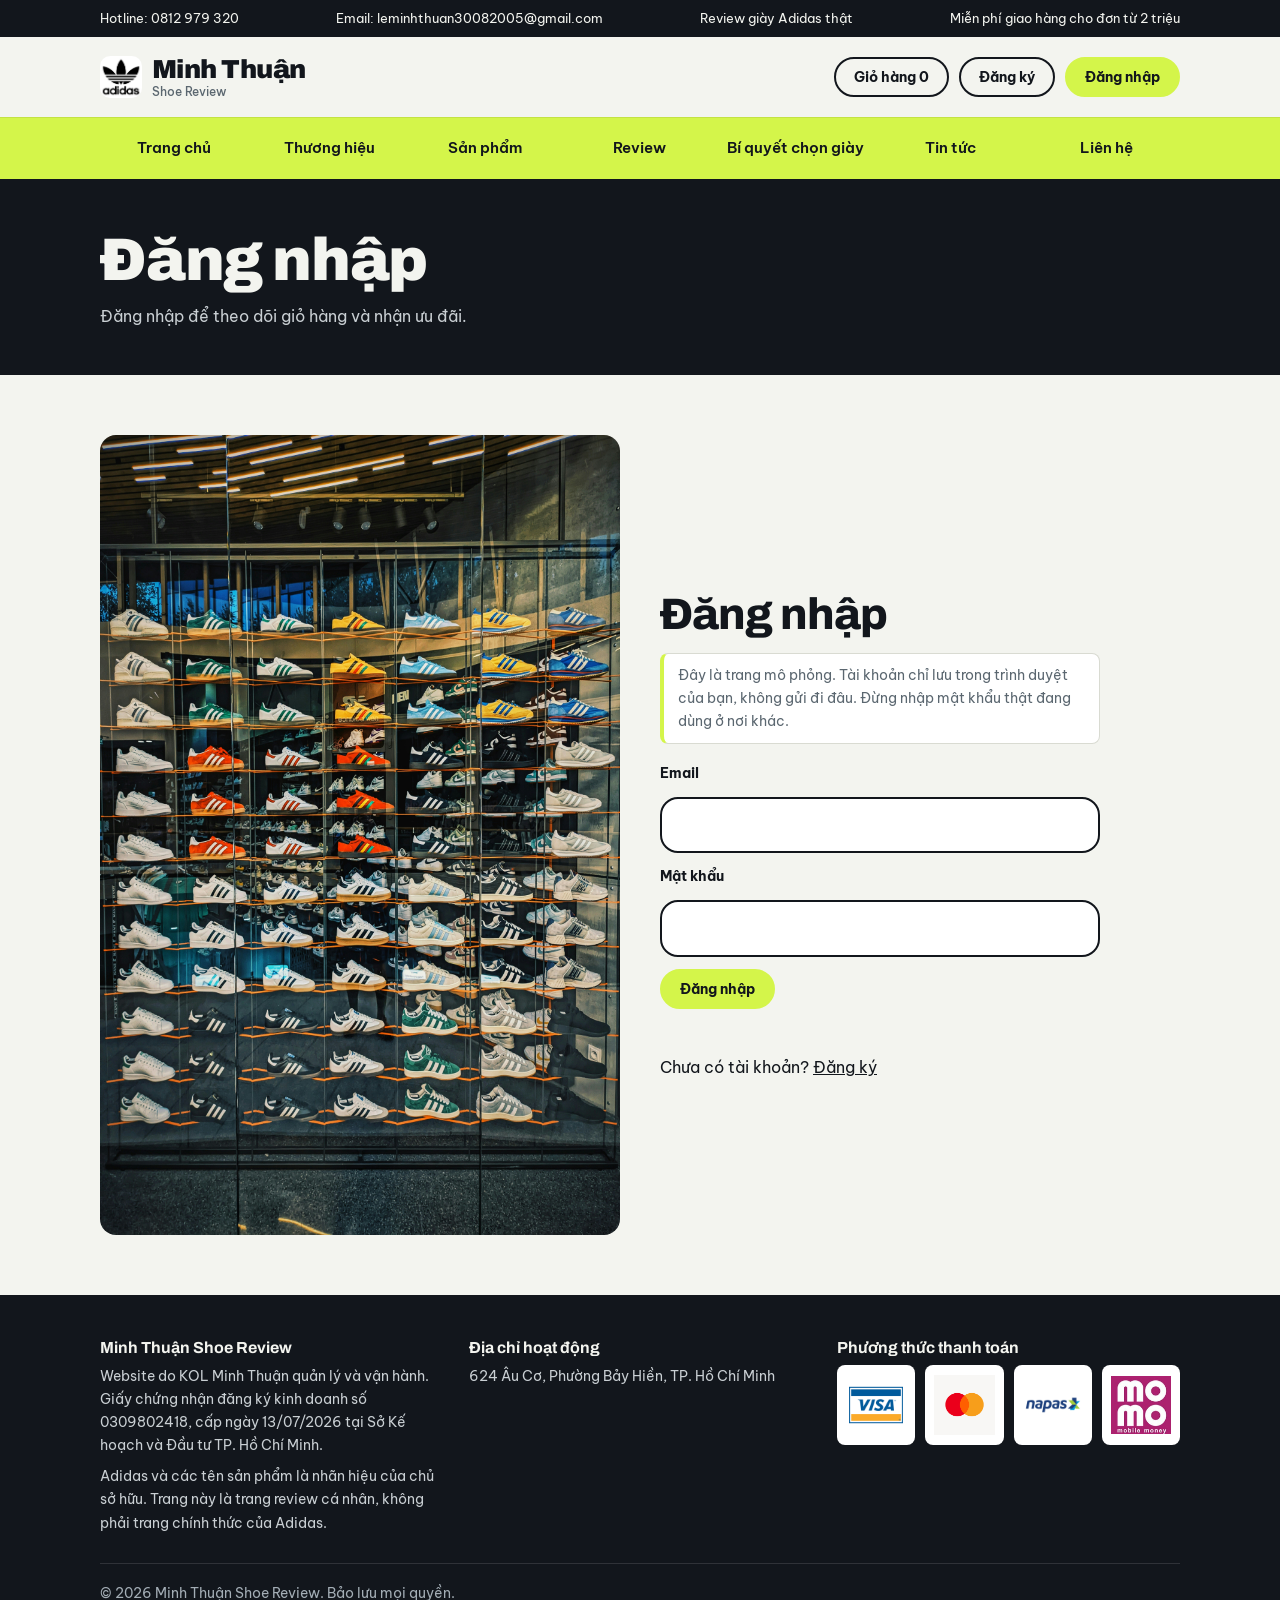
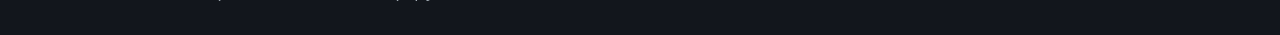
<file: login.html>
<!DOCTYPE html>
<html lang="vi">
<head>
<meta charset="UTF-8">
<meta name="viewport" content="width=device-width, initial-scale=1, viewport-fit=cover">
<title>Đăng nhập | Minh Thuận Shoe Review</title>
<link rel="stylesheet" href="https://fonts.googleapis.com/css2?family=Archivo:wght@500;800;900&family=Be+Vietnam+Pro:wght@400;500;700&display=swap">
<link rel="stylesheet" href="css/sneaker.css">
</head>
<body>

<div class="topbar">
  <div class="wrap">
    <span>Hotline: 0812 979 320</span>
    <span>Email: leminhthuan30082005@gmail.com</span>
    <span>Review giày Adidas thật</span>
    <span>Miễn phí giao hàng cho đơn từ 2 triệu</span>
  </div>
</div>

<header>
  <div class="head">
    <a class="logo" href="index.html">
      <img data-img="brand-logo" alt="Minh Thuận Shoe Review" width="42" height="42">
      <span>Minh Thuận<small>Shoe Review</small></span>
    </a>
    <div class="actions">
      <a class="btn" href="cart.html">Giỏ hàng <span id="cartN">0</span></a>
      <span id="authBox">
        <a class="btn" href="register.html">Đăng ký</a>
        <a class="btn fill" href="login.html">Đăng nhập</a>
      </span>
    </div>
  </div>
  <nav aria-label="Menu chính">
    <ul>
      <li><a href="index.html">Trang chủ</a></li>
      <li><a href="about.html">Thương hiệu</a></li>
      <li><a href="products.html">Sản phẩm</a></li>
      <li><a href="review.html">Review</a></li>
      <li><a href="tips.html">Bí quyết chọn giày</a></li>
      <li><a href="news.html">Tin tức</a></li>
      <li><a href="contact.html">Liên hệ</a></li>
    </ul>
  </nav>
</header>

<div class="pagehead">
  <div class="wrap">
    <h1>Đăng nhập</h1>
    <p>Đăng nhập để theo dõi giỏ hàng và nhận ưu đãi.</p>
  </div>
</div>

<section>
  <div class="wrap auth">
    <div class="authimg">
      <img data-img="login-illustration" alt="Ảnh giày Adidas" width="600" height="800">
    </div>
    <div>
      <h2>Đăng nhập</h2>
      <p class="note">Đây là trang mô phỏng. Tài khoản chỉ lưu trong trình duyệt của bạn, không gửi đi đâu. Đừng nhập mật khẩu thật đang dùng ở nơi khác.</p>
      <form id="loginForm" class="authform">
        <label for="lemail">Email</label>
        <input id="lemail" name="lemail" type="email" required autocomplete="email">
        <label for="lpass">Mật khẩu</label>
        <input id="lpass" name="lpass" type="password" required autocomplete="current-password">
        <button class="btn fill" type="submit" style="justify-self:start">Đăng nhập</button>
      </form>
      <p class="msg" id="authOut" aria-live="polite"></p>
      <p style="margin-top:10px">Chưa có tài khoản? <a href="register.html" style="text-decoration:underline">Đăng ký</a></p>
    </div>
  </div>
</section>

<footer>
  <div class="wrap">
    <div class="cols">
      <div>
        <h3>Minh Thuận Shoe Review</h3>
        <p>Website do KOL Minh Thuận quản lý và vận hành. Giấy chứng nhận đăng ký kinh doanh số 0309802418, cấp ngày 13/07/2026 tại Sở Kế hoạch và Đầu tư TP. Hồ Chí Minh.</p>
        <p style="margin-top:8px">Adidas và các tên sản phẩm là nhãn hiệu của chủ sở hữu. Trang này là trang review cá nhân, không phải trang chính thức của Adidas.</p>
      </div>
      <div>
        <h3>Địa chỉ hoạt động</h3>
        <p>624 Âu Cơ, Phường Bảy Hiền, TP. Hồ Chí Minh</p>
      </div>
      <div>
        <h3>Phương thức thanh toán</h3>
        <div class="pay">
          <img data-img="pay-visa" alt="Visa" width="300" height="200">
          <img data-img="pay-mastercard" alt="MasterCard" width="300" height="200">
          <img data-img="pay-napas" alt="Napas" width="300" height="200">
          <img data-img="pay-momo" alt="MoMo" width="300" height="200">
        </div>
      </div>
    </div>
    <p class="copy">© 2026 Minh Thuận Shoe Review. Bảo lưu mọi quyền.</p>
  </div>
</footer>

<script src="js/sneaker.js"></script>
</body>
</html>
</file>
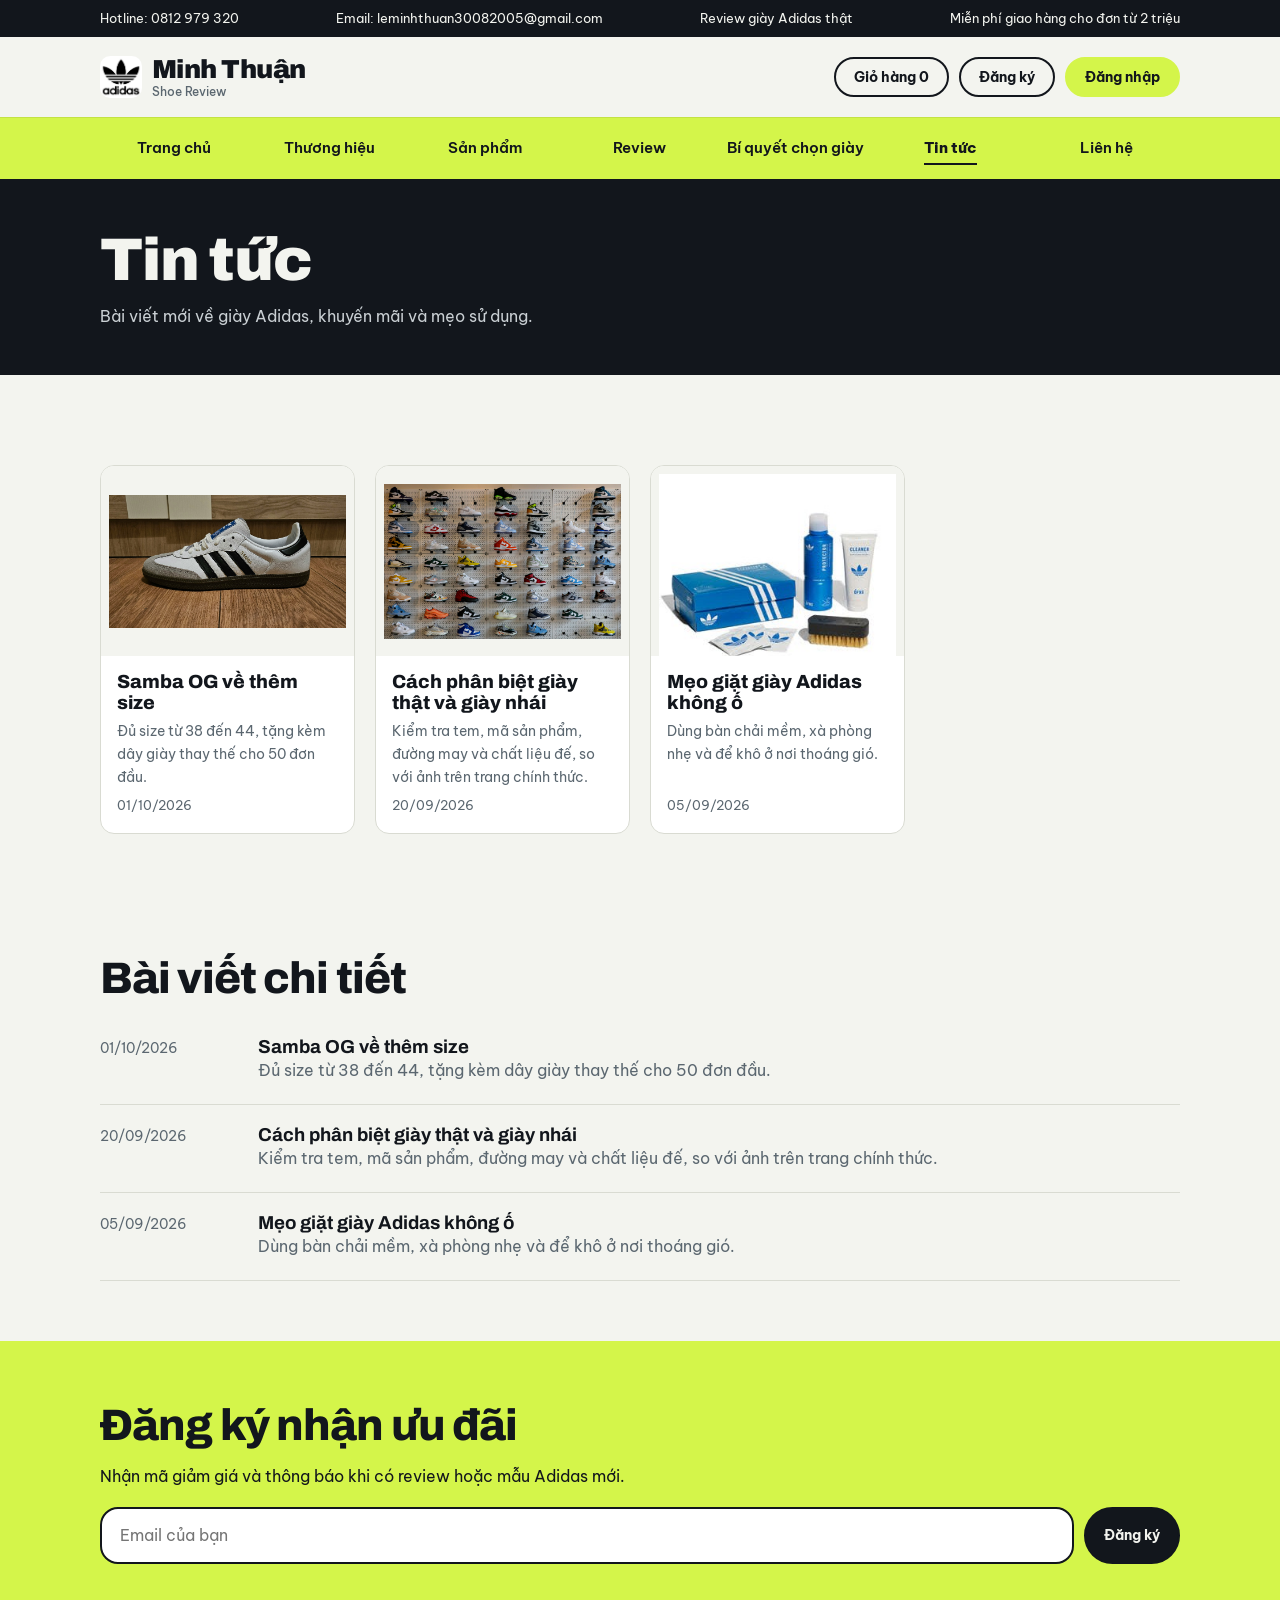
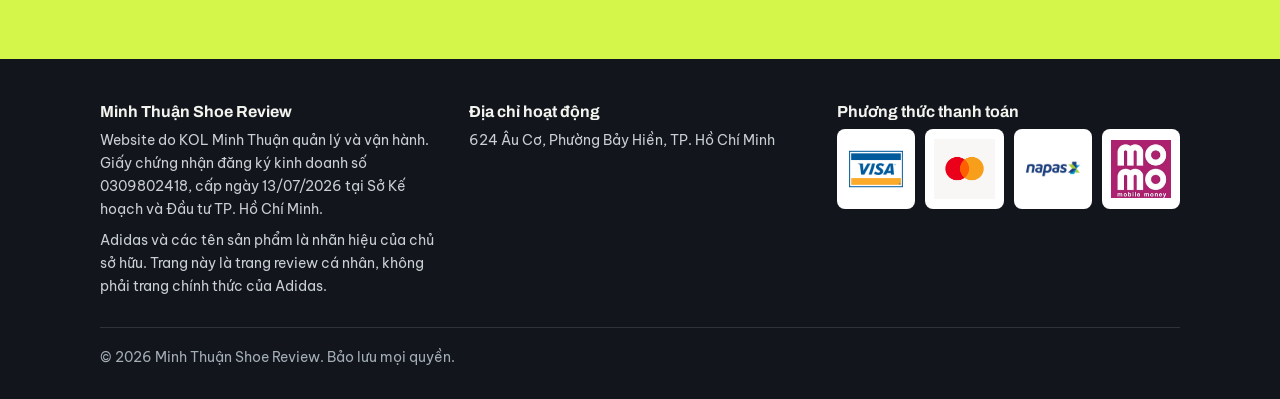
<file: news.html>
<!DOCTYPE html>
<html lang="vi">
<head>
<meta charset="UTF-8">
<meta name="viewport" content="width=device-width, initial-scale=1, viewport-fit=cover">
<title>Tin tức | Minh Thuận Shoe Review</title>
<link rel="stylesheet" href="https://fonts.googleapis.com/css2?family=Archivo:wght@500;800;900&family=Be+Vietnam+Pro:wght@400;500;700&display=swap">
<link rel="stylesheet" href="css/sneaker.css">
</head>
<body>

<div class="topbar">
  <div class="wrap">
    <span>Hotline: 0812 979 320</span>
    <span>Email: leminhthuan30082005@gmail.com</span>
    <span>Review giày Adidas thật</span>
    <span>Miễn phí giao hàng cho đơn từ 2 triệu</span>
  </div>
</div>

<header>
  <div class="head">
    <a class="logo" href="index.html">
      <img data-img="brand-logo" alt="Minh Thuận Shoe Review" width="42" height="42">
      <span>Minh Thuận<small>Shoe Review</small></span>
    </a>
    <div class="actions">
      <a class="btn" href="cart.html">Giỏ hàng <span id="cartN">0</span></a>
      <span id="authBox">
        <a class="btn" href="register.html">Đăng ký</a>
        <a class="btn fill" href="login.html">Đăng nhập</a>
      </span>
    </div>
  </div>
  <nav aria-label="Menu chính">
    <ul>
      <li><a href="index.html">Trang chủ</a></li>
      <li><a href="about.html">Thương hiệu</a></li>
      <li><a href="products.html">Sản phẩm</a></li>
      <li><a href="review.html">Review</a></li>
      <li><a href="tips.html">Bí quyết chọn giày</a></li>
      <li><a href="news.html" aria-current="page">Tin tức</a></li>
      <li><a href="contact.html">Liên hệ</a></li>
    </ul>
  </nav>
</header>

<div class="pagehead">
  <div class="wrap">
    <h1>Tin tức</h1>
    <p>Bài viết mới về giày Adidas, khuyến mãi và mẹo sử dụng.</p>
  </div>
</div>

<section>
  <div class="wrap">
    <div class="grid">
      <div class="prod">
        <div class="shot"><img data-img="article-samba-2026" alt="Samba OG về thêm size" width="800" height="450"></div>
        <div class="body">
          <h3>Samba OG về thêm size</h3>
          <p>Đủ size từ 38 đến 44, tặng kèm dây giày thay thế cho 50 đơn đầu.</p>
          <small style="color:var(--slate)">01/10/2026</small>
        </div>
      </div>
      <div class="prod">
        <div class="shot"><img data-img="article-real-vs-fake" alt="Phân biệt giày thật và nhái" width="800" height="450"></div>
        <div class="body">
          <h3>Cách phân biệt giày thật và giày nhái</h3>
          <p>Kiểm tra tem, mã sản phẩm, đường may và chất liệu đế, so với ảnh trên trang chính thức.</p>
          <small style="color:var(--slate)">20/09/2026</small>
        </div>
      </div>
      <div class="prod">
        <div class="shot"><img data-img="article-clean-shoes" alt="Mẹo giặt giày" width="800" height="450"></div>
        <div class="body">
          <h3>Mẹo giặt giày Adidas không ố</h3>
          <p>Dùng bàn chải mềm, xà phòng nhẹ và để khô ở nơi thoáng gió.</p>
          <small style="color:var(--slate)">05/09/2026</small>
        </div>
      </div>
    </div>
  </div>
</section>

<section>
  <div class="wrap">
    <h2>Bài viết chi tiết</h2>
    <div class="newsitem">
      <time>01/10/2026</time>
      <div>
        <h3>Samba OG về thêm size</h3>
        <p class="lead">Đủ size từ 38 đến 44, tặng kèm dây giày thay thế cho 50 đơn đầu.</p>
      </div>
    </div>
    <div class="newsitem">
      <time>20/09/2026</time>
      <div>
        <h3>Cách phân biệt giày thật và giày nhái</h3>
        <p class="lead">Kiểm tra tem, mã sản phẩm, đường may và chất liệu đế, so với ảnh trên trang chính thức.</p>
      </div>
    </div>
    <div class="newsitem">
      <time>05/09/2026</time>
      <div>
        <h3>Mẹo giặt giày Adidas không ố</h3>
        <p class="lead">Dùng bàn chải mềm, xà phòng nhẹ và để khô ở nơi thoáng gió.</p>
      </div>
    </div>
  </div>
</section>

<section class="news">
  <div class="wrap">
    <h2>Đăng ký nhận ưu đãi</h2>
    <p>Nhận mã giảm giá và thông báo khi có review hoặc mẫu Adidas mới.</p>
    <form id="sub" class="row">
      <input id="mail" type="email" placeholder="Email của bạn" required aria-label="Email">
      <button class="btn" type="submit">Đăng ký</button>
    </form>
    <p class="msg" id="subOut" aria-live="polite"></p>
  </div>
</section>

<footer>
  <div class="wrap">
    <div class="cols">
      <div>
        <h3>Minh Thuận Shoe Review</h3>
        <p>Website do KOL Minh Thuận quản lý và vận hành. Giấy chứng nhận đăng ký kinh doanh số 0309802418, cấp ngày 13/07/2026 tại Sở Kế hoạch và Đầu tư TP. Hồ Chí Minh.</p>
        <p style="margin-top:8px">Adidas và các tên sản phẩm là nhãn hiệu của chủ sở hữu. Trang này là trang review cá nhân, không phải trang chính thức của Adidas.</p>
      </div>
      <div>
        <h3>Địa chỉ hoạt động</h3>
        <p>624 Âu Cơ, Phường Bảy Hiền, TP. Hồ Chí Minh</p>
      </div>
      <div>
        <h3>Phương thức thanh toán</h3>
        <div class="pay">
          <img data-img="pay-visa" alt="Visa" width="300" height="200">
          <img data-img="pay-mastercard" alt="MasterCard" width="300" height="200">
          <img data-img="pay-napas" alt="Napas" width="300" height="200">
          <img data-img="pay-momo" alt="MoMo" width="300" height="200">
        </div>
      </div>
    </div>
    <p class="copy">© 2026 Minh Thuận Shoe Review. Bảo lưu mọi quyền.</p>
  </div>
</footer>

<script src="js/sneaker.js"></script>
</body>
</html>
</file>
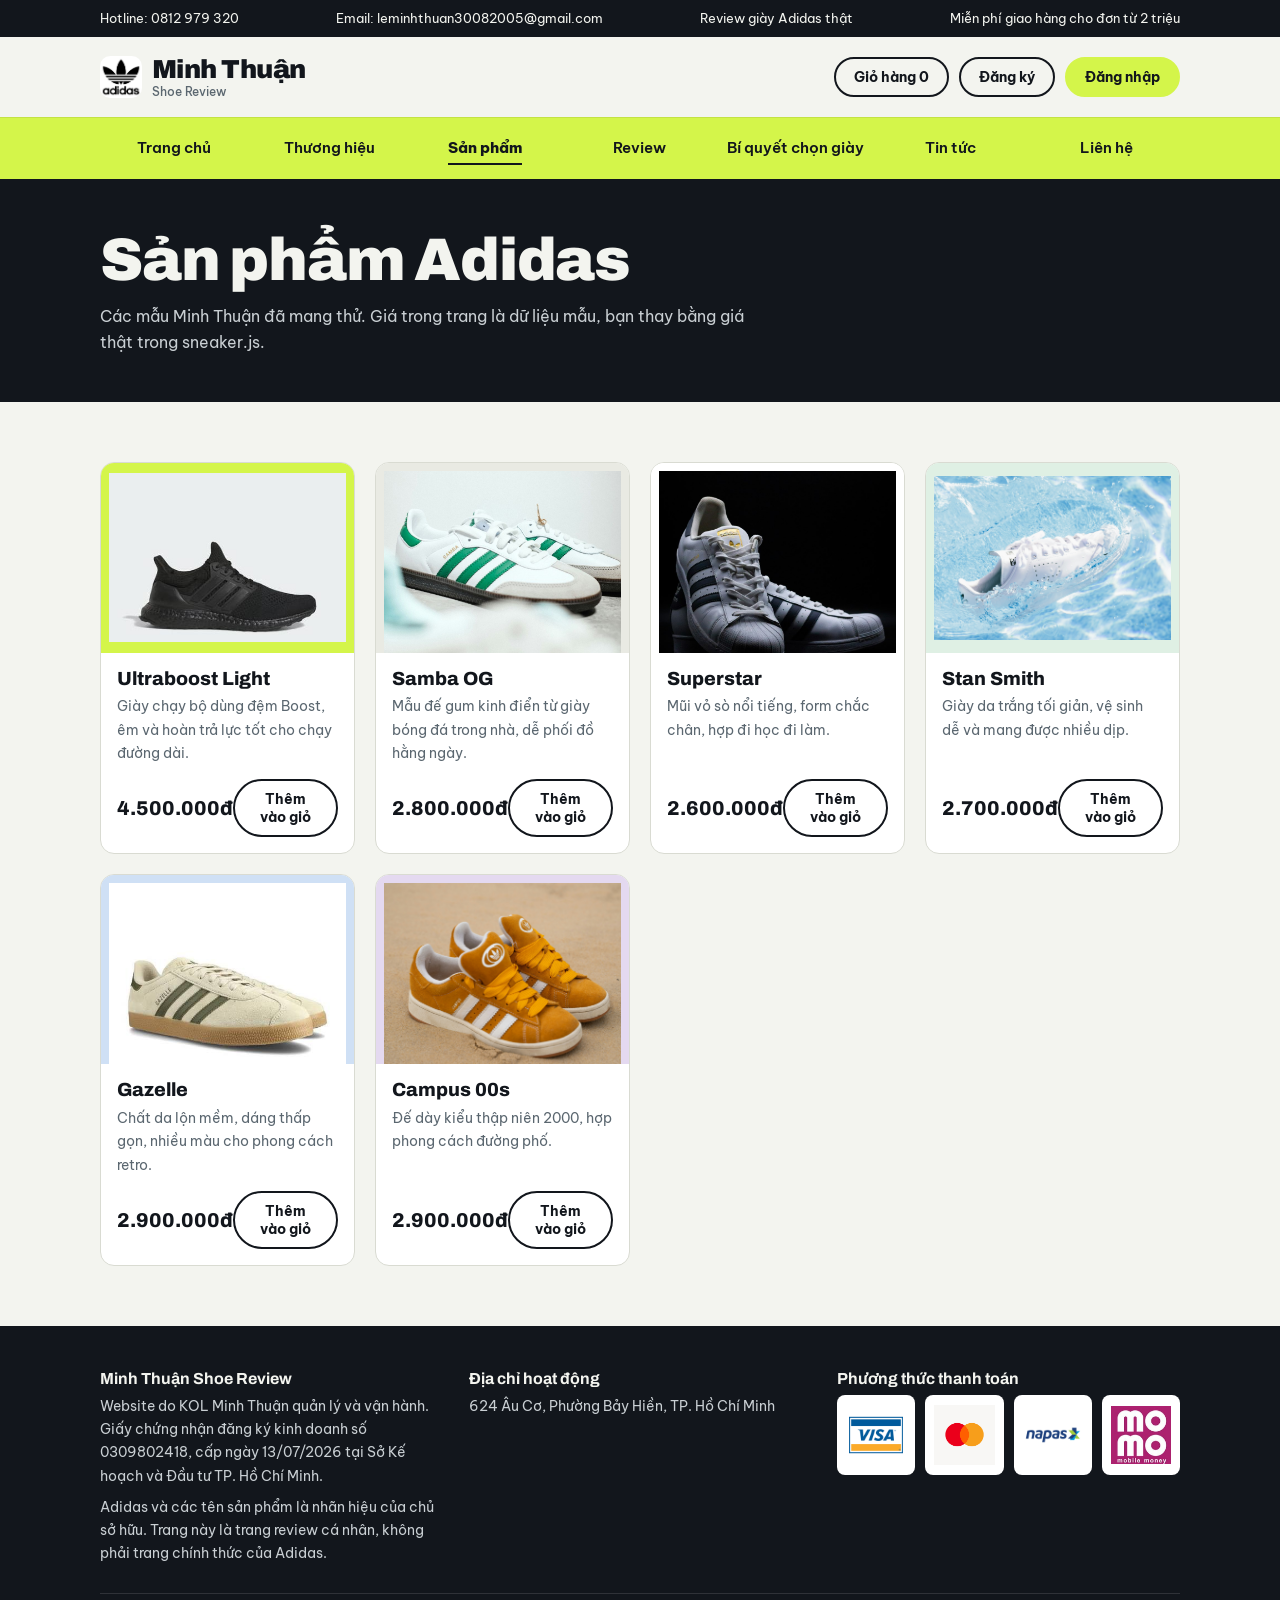
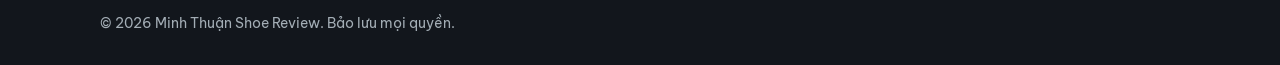
<file: products.html>
<!DOCTYPE html>
<html lang="vi">
<head>
<meta charset="UTF-8">
<meta name="viewport" content="width=device-width, initial-scale=1, viewport-fit=cover">
<title>Sản phẩm | Minh Thuận Shoe Review</title>
<link rel="stylesheet" href="https://fonts.googleapis.com/css2?family=Archivo:wght@500;800;900&family=Be+Vietnam+Pro:wght@400;500;700&display=swap">
<link rel="stylesheet" href="css/sneaker.css">
</head>
<body>

<div class="topbar">
  <div class="wrap">
    <span>Hotline: 0812 979 320</span>
    <span>Email: leminhthuan30082005@gmail.com</span>
    <span>Review giày Adidas thật</span>
    <span>Miễn phí giao hàng cho đơn từ 2 triệu</span>
  </div>
</div>

<header>
  <div class="head">
    <a class="logo" href="index.html">
      <img data-img="brand-logo" alt="Minh Thuận Shoe Review" width="42" height="42">
      <span>Minh Thuận<small>Shoe Review</small></span>
    </a>
    <div class="actions">
      <a class="btn" href="cart.html">Giỏ hàng <span id="cartN">0</span></a>
      <span id="authBox">
        <a class="btn" href="register.html">Đăng ký</a>
        <a class="btn fill" href="login.html">Đăng nhập</a>
      </span>
    </div>
  </div>
  <nav aria-label="Menu chính">
    <ul>
      <li><a href="index.html">Trang chủ</a></li>
      <li><a href="about.html">Thương hiệu</a></li>
      <li><a href="products.html" aria-current="page">Sản phẩm</a></li>
      <li><a href="review.html">Review</a></li>
      <li><a href="tips.html">Bí quyết chọn giày</a></li>
      <li><a href="news.html">Tin tức</a></li>
      <li><a href="contact.html">Liên hệ</a></li>
    </ul>
  </nav>
</header>

<div class="pagehead">
  <div class="wrap">
    <h1>Sản phẩm Adidas</h1>
    <p>Các mẫu Minh Thuận đã mang thử. Giá trong trang là dữ liệu mẫu, bạn thay bằng giá thật trong sneaker.js.</p>
  </div>
</div>

<section>
  <div class="wrap">
    <div class="grid" id="grid" style="margin-top:0"></div>
  </div>
</section>

<footer>
  <div class="wrap">
    <div class="cols">
      <div>
        <h3>Minh Thuận Shoe Review</h3>
        <p>Website do KOL Minh Thuận quản lý và vận hành. Giấy chứng nhận đăng ký kinh doanh số 0309802418, cấp ngày 13/07/2026 tại Sở Kế hoạch và Đầu tư TP. Hồ Chí Minh.</p>
        <p style="margin-top:8px">Adidas và các tên sản phẩm là nhãn hiệu của chủ sở hữu. Trang này là trang review cá nhân, không phải trang chính thức của Adidas.</p>
      </div>
      <div>
        <h3>Địa chỉ hoạt động</h3>
        <p>624 Âu Cơ, Phường Bảy Hiền, TP. Hồ Chí Minh</p>
      </div>
      <div>
        <h3>Phương thức thanh toán</h3>
        <div class="pay">
          <img data-img="pay-visa" alt="Visa" width="300" height="200">
          <img data-img="pay-mastercard" alt="MasterCard" width="300" height="200">
          <img data-img="pay-napas" alt="Napas" width="300" height="200">
          <img data-img="pay-momo" alt="MoMo" width="300" height="200">
        </div>
      </div>
    </div>
    <p class="copy">© 2026 Minh Thuận Shoe Review. Bảo lưu mọi quyền.</p>
  </div>
</footer>

<script src="js/sneaker.js"></script>
</body>
</html>
</file>
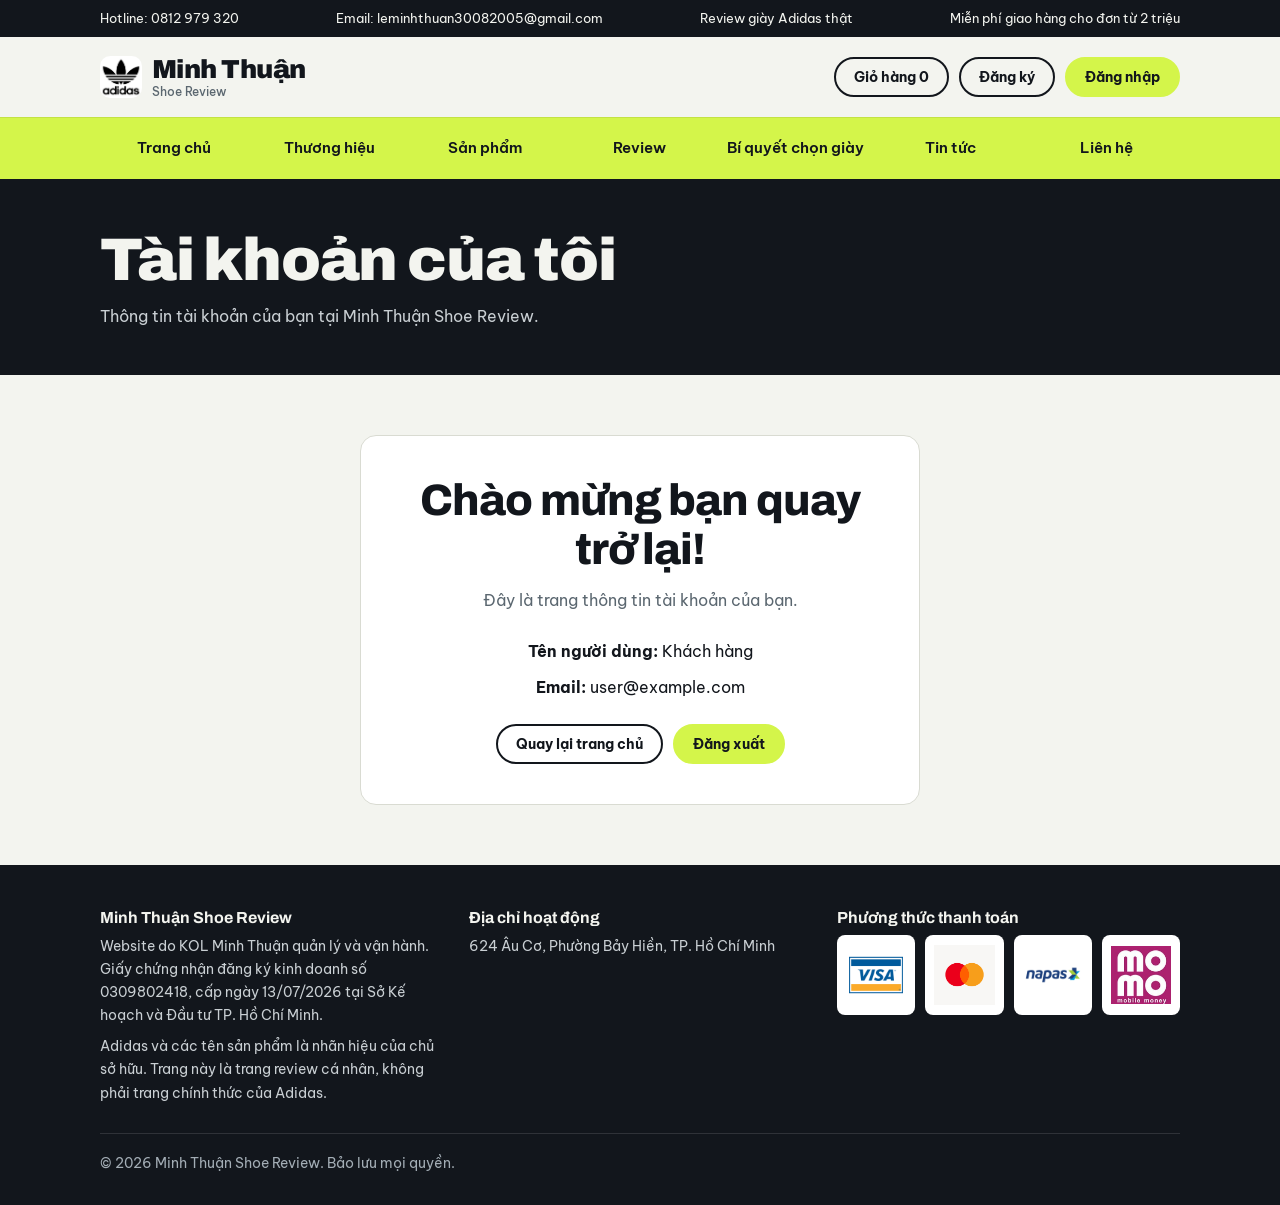
<file: profile.html>
<!DOCTYPE html>
<html lang="vi">
<head>
<meta charset="UTF-8">
<meta name="viewport" content="width=device-width, initial-scale=1, viewport-fit=cover">
<title>Tài khoản | Minh Thuận Shoe Review</title>
<link rel="stylesheet" href="https://fonts.googleapis.com/css2?family=Archivo:wght@500;800;900&family=Be+Vietnam+Pro:wght@400;500;700&display=swap">
<link rel="stylesheet" href="css/sneaker.css">
</head>
<body>

<div class="topbar">
  <div class="wrap">
    <span>Hotline: 0812 979 320</span>
    <span>Email: leminhthuan30082005@gmail.com</span>
    <span>Review giày Adidas thật</span>
    <span>Miễn phí giao hàng cho đơn từ 2 triệu</span>
  </div>
</div>

<header>
  <div class="head">
    <a class="logo" href="index.html">
      <img data-img="brand-logo" alt="Minh Thuận Shoe Review" width="42" height="42">
      <span>Minh Thuận<small>Shoe Review</small></span>
    </a>
    <div class="actions">
      <a class="btn" href="cart.html">Giỏ hàng <span id="cartN">0</span></a>
      <span id="authBox">
        <a class="btn" href="register.html">Đăng ký</a>
        <a class="btn fill" href="login.html">Đăng nhập</a>
      </span>
    </div>
  </div>
  <nav aria-label="Menu chính">
    <ul>
      <li><a href="index.html">Trang chủ</a></li>
      <li><a href="about.html">Thương hiệu</a></li>
      <li><a href="products.html">Sản phẩm</a></li>
      <li><a href="review.html">Review</a></li>
      <li><a href="tips.html">Bí quyết chọn giày</a></li>
      <li><a href="news.html">Tin tức</a></li>
      <li><a href="contact.html">Liên hệ</a></li>
    </ul>
  </nav>
</header>

<div class="pagehead">
  <div class="wrap">
    <h1>Tài khoản của tôi</h1>
    <p>Thông tin tài khoản của bạn tại Minh Thuận Shoe Review.</p>
  </div>
</div>

<section>
  <div class="wrap" style="max-width:600px;text-align:center">
    <div style="background:var(--card);border:1px solid var(--line);border-radius:16px;padding:40px">
      <h2>Chào mừng bạn quay trở lại!</h2>
      <p class="lead" style="margin:12px auto 24px">Đây là trang thông tin tài khoản của bạn.</p>

      <p style="margin:10px 0"><strong>Tên người dùng:</strong> <span id="userName">Khách hàng</span></p>
      <p style="margin:10px 0"><strong>Email:</strong> <span id="userEmail">user@example.com</span></p>

      <div class="row" style="justify-content:center;margin-top:24px">
        <a class="btn" href="index.html">Quay lại trang chủ</a>
        <button class="btn fill" type="button" id="logoutBtn">Đăng xuất</button>
      </div>
    </div>
  </div>
</section>

<footer>
  <div class="wrap">
    <div class="cols">
      <div>
        <h3>Minh Thuận Shoe Review</h3>
        <p>Website do KOL Minh Thuận quản lý và vận hành. Giấy chứng nhận đăng ký kinh doanh số 0309802418, cấp ngày 13/07/2026 tại Sở Kế hoạch và Đầu tư TP. Hồ Chí Minh.</p>
        <p style="margin-top:8px">Adidas và các tên sản phẩm là nhãn hiệu của chủ sở hữu. Trang này là trang review cá nhân, không phải trang chính thức của Adidas.</p>
      </div>
      <div>
        <h3>Địa chỉ hoạt động</h3>
        <p>624 Âu Cơ, Phường Bảy Hiền, TP. Hồ Chí Minh</p>
      </div>
      <div>
        <h3>Phương thức thanh toán</h3>
        <div class="pay">
          <img data-img="pay-visa" alt="Visa" width="300" height="200">
          <img data-img="pay-mastercard" alt="MasterCard" width="300" height="200">
          <img data-img="pay-napas" alt="Napas" width="300" height="200">
          <img data-img="pay-momo" alt="MoMo" width="300" height="200">
        </div>
      </div>
    </div>
    <p class="copy">© 2026 Minh Thuận Shoe Review. Bảo lưu mọi quyền.</p>
  </div>
</footer>

<script src="js/sneaker.js"></script>
<script>
document.addEventListener("DOMContentLoaded", function () {
  var me = null;
  try { me = JSON.parse(localStorage.getItem("session") || "null"); } catch (e) {}

  var nEl = document.getElementById("userName");
  var mEl = document.getElementById("userEmail");
  if (nEl) nEl.textContent = (me && me.name) ? me.name : "Khách hàng";
  if (mEl) mEl.textContent = (me && me.email) ? me.email : "user@example.com";

  var btn = document.getElementById("logoutBtn");
  if (btn) btn.onclick = function () {
    try { localStorage.removeItem("session"); } catch (e) {}
    location.href = "index.html";
  };
});
</script>
</body>
</html>
</file>
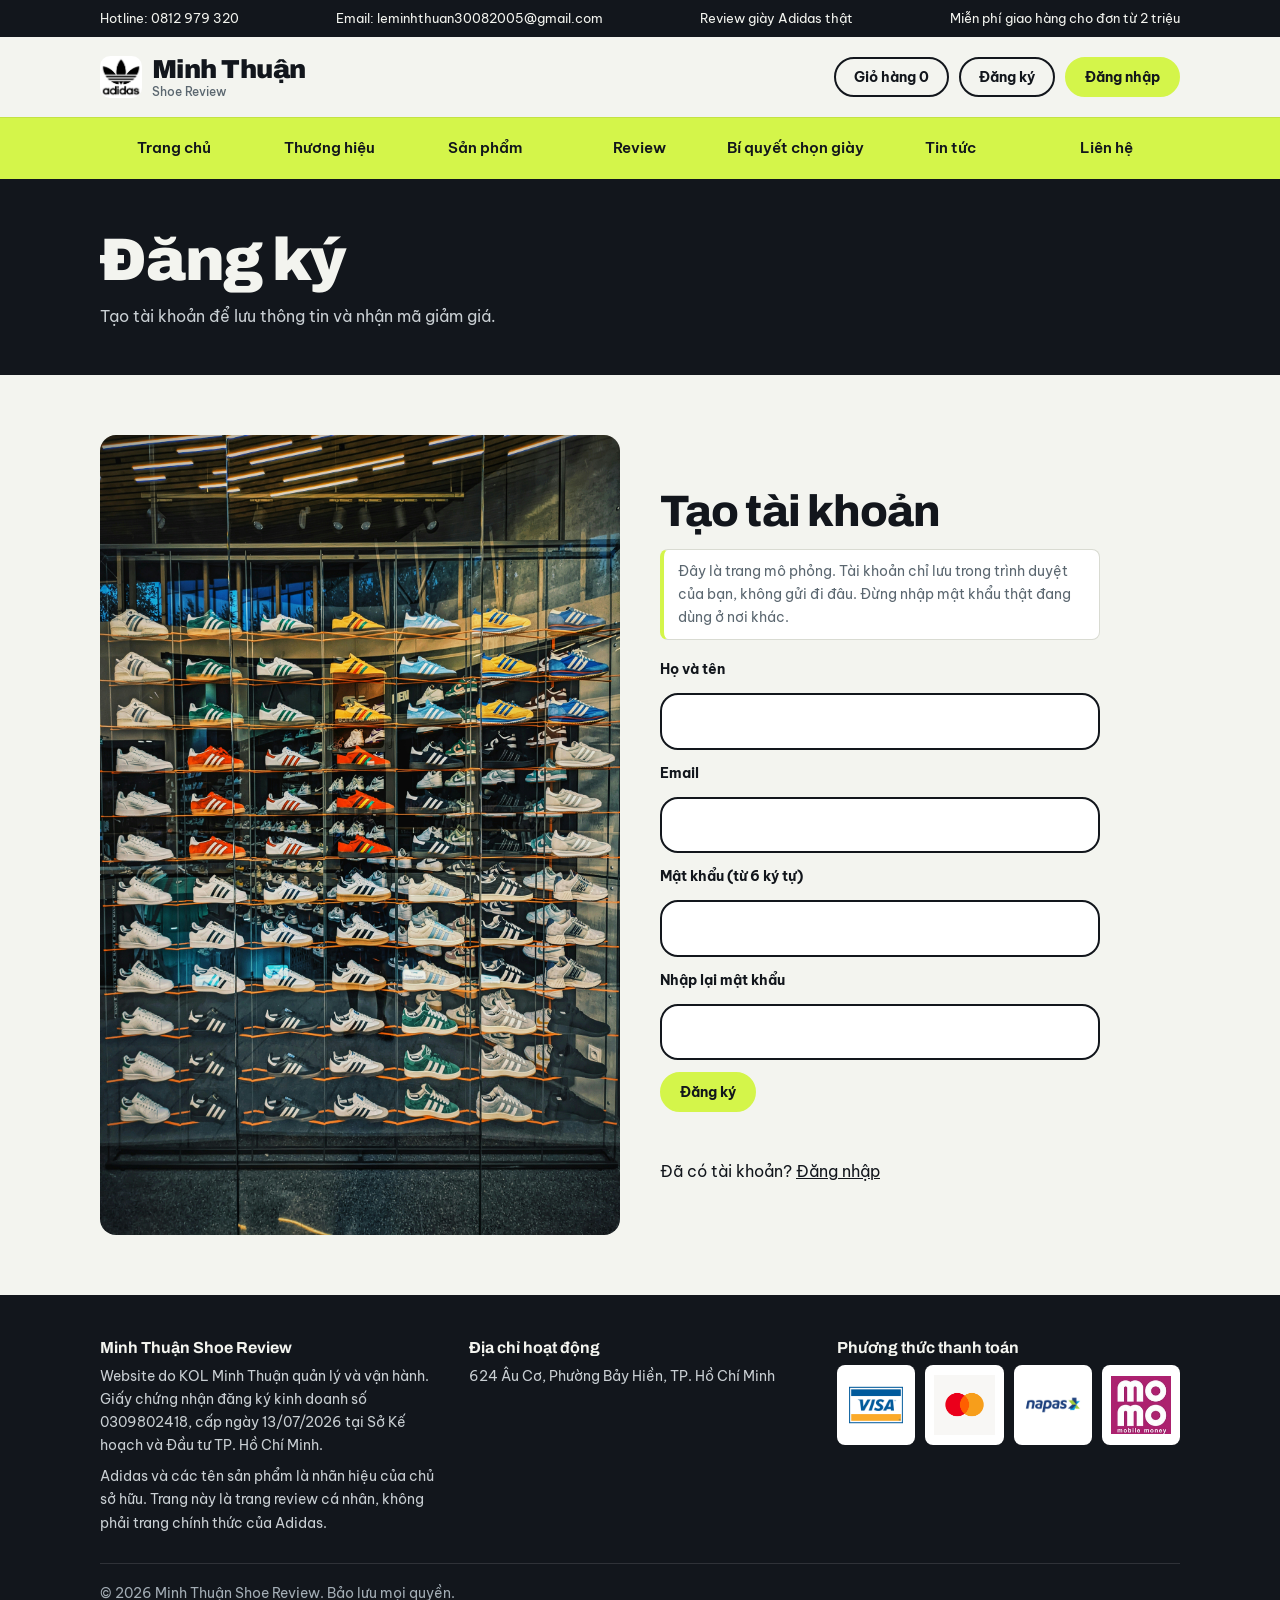
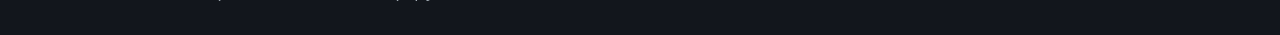
<file: register.html>
<!DOCTYPE html>
<html lang="vi">
<head>
<meta charset="UTF-8">
<meta name="viewport" content="width=device-width, initial-scale=1, viewport-fit=cover">
<title>Đăng ký | Minh Thuận Shoe Review</title>
<link rel="stylesheet" href="https://fonts.googleapis.com/css2?family=Archivo:wght@500;800;900&family=Be+Vietnam+Pro:wght@400;500;700&display=swap">
<link rel="stylesheet" href="css/sneaker.css">
</head>
<body>

<div class="topbar">
  <div class="wrap">
    <span>Hotline: 0812 979 320</span>
    <span>Email: leminhthuan30082005@gmail.com</span>
    <span>Review giày Adidas thật</span>
    <span>Miễn phí giao hàng cho đơn từ 2 triệu</span>
  </div>
</div>

<header>
  <div class="head">
    <a class="logo" href="index.html">
      <img data-img="brand-logo" alt="Minh Thuận Shoe Review" width="42" height="42">
      <span>Minh Thuận<small>Shoe Review</small></span>
    </a>
    <div class="actions">
      <a class="btn" href="cart.html">Giỏ hàng <span id="cartN">0</span></a>
      <span id="authBox">
        <a class="btn" href="register.html">Đăng ký</a>
        <a class="btn fill" href="login.html">Đăng nhập</a>
      </span>
    </div>
  </div>
  <nav aria-label="Menu chính">
    <ul>
      <li><a href="index.html">Trang chủ</a></li>
      <li><a href="about.html">Thương hiệu</a></li>
      <li><a href="products.html">Sản phẩm</a></li>
      <li><a href="review.html">Review</a></li>
      <li><a href="tips.html">Bí quyết chọn giày</a></li>
      <li><a href="news.html">Tin tức</a></li>
      <li><a href="contact.html">Liên hệ</a></li>
    </ul>
  </nav>
</header>

<div class="pagehead">
  <div class="wrap">
    <h1>Đăng ký</h1>
    <p>Tạo tài khoản để lưu thông tin và nhận mã giảm giá.</p>
  </div>
</div>

<section>
  <div class="wrap auth">
    <div class="authimg">
      <img data-img="login-illustration" alt="Ảnh giày Adidas" width="600" height="800">
    </div>
    <div>
      <h2>Tạo tài khoản</h2>
      <p class="note">Đây là trang mô phỏng. Tài khoản chỉ lưu trong trình duyệt của bạn, không gửi đi đâu. Đừng nhập mật khẩu thật đang dùng ở nơi khác.</p>
      <form id="registerForm" class="authform">
        <label for="rname">Họ và tên</label>
        <input id="rname" name="rname" required autocomplete="name">
        <label for="remail">Email</label>
        <input id="remail" name="remail" type="email" required autocomplete="email">
        <label for="rpass">Mật khẩu (từ 6 ký tự)</label>
        <input id="rpass" name="rpass" type="password" required minlength="6" autocomplete="new-password">
        <label for="rconfirm">Nhập lại mật khẩu</label>
        <input id="rconfirm" name="rconfirm" type="password" required autocomplete="new-password">
        <button class="btn fill" type="submit" style="justify-self:start">Đăng ký</button>
      </form>
      <p class="msg" id="authOut" aria-live="polite"></p>
      <p style="margin-top:10px">Đã có tài khoản? <a href="login.html" style="text-decoration:underline">Đăng nhập</a></p>
    </div>
  </div>
</section>

<footer>
  <div class="wrap">
    <div class="cols">
      <div>
        <h3>Minh Thuận Shoe Review</h3>
        <p>Website do KOL Minh Thuận quản lý và vận hành. Giấy chứng nhận đăng ký kinh doanh số 0309802418, cấp ngày 13/07/2026 tại Sở Kế hoạch và Đầu tư TP. Hồ Chí Minh.</p>
        <p style="margin-top:8px">Adidas và các tên sản phẩm là nhãn hiệu của chủ sở hữu. Trang này là trang review cá nhân, không phải trang chính thức của Adidas.</p>
      </div>
      <div>
        <h3>Địa chỉ hoạt động</h3>
        <p>624 Âu Cơ, Phường Bảy Hiền, TP. Hồ Chí Minh</p>
      </div>
      <div>
        <h3>Phương thức thanh toán</h3>
        <div class="pay">
          <img data-img="pay-visa" alt="Visa" width="300" height="200">
          <img data-img="pay-mastercard" alt="MasterCard" width="300" height="200">
          <img data-img="pay-napas" alt="Napas" width="300" height="200">
          <img data-img="pay-momo" alt="MoMo" width="300" height="200">
        </div>
      </div>
    </div>
    <p class="copy">© 2026 Minh Thuận Shoe Review. Bảo lưu mọi quyền.</p>
  </div>
</footer>

<script src="js/sneaker.js"></script>
</body>
</html>
</file>
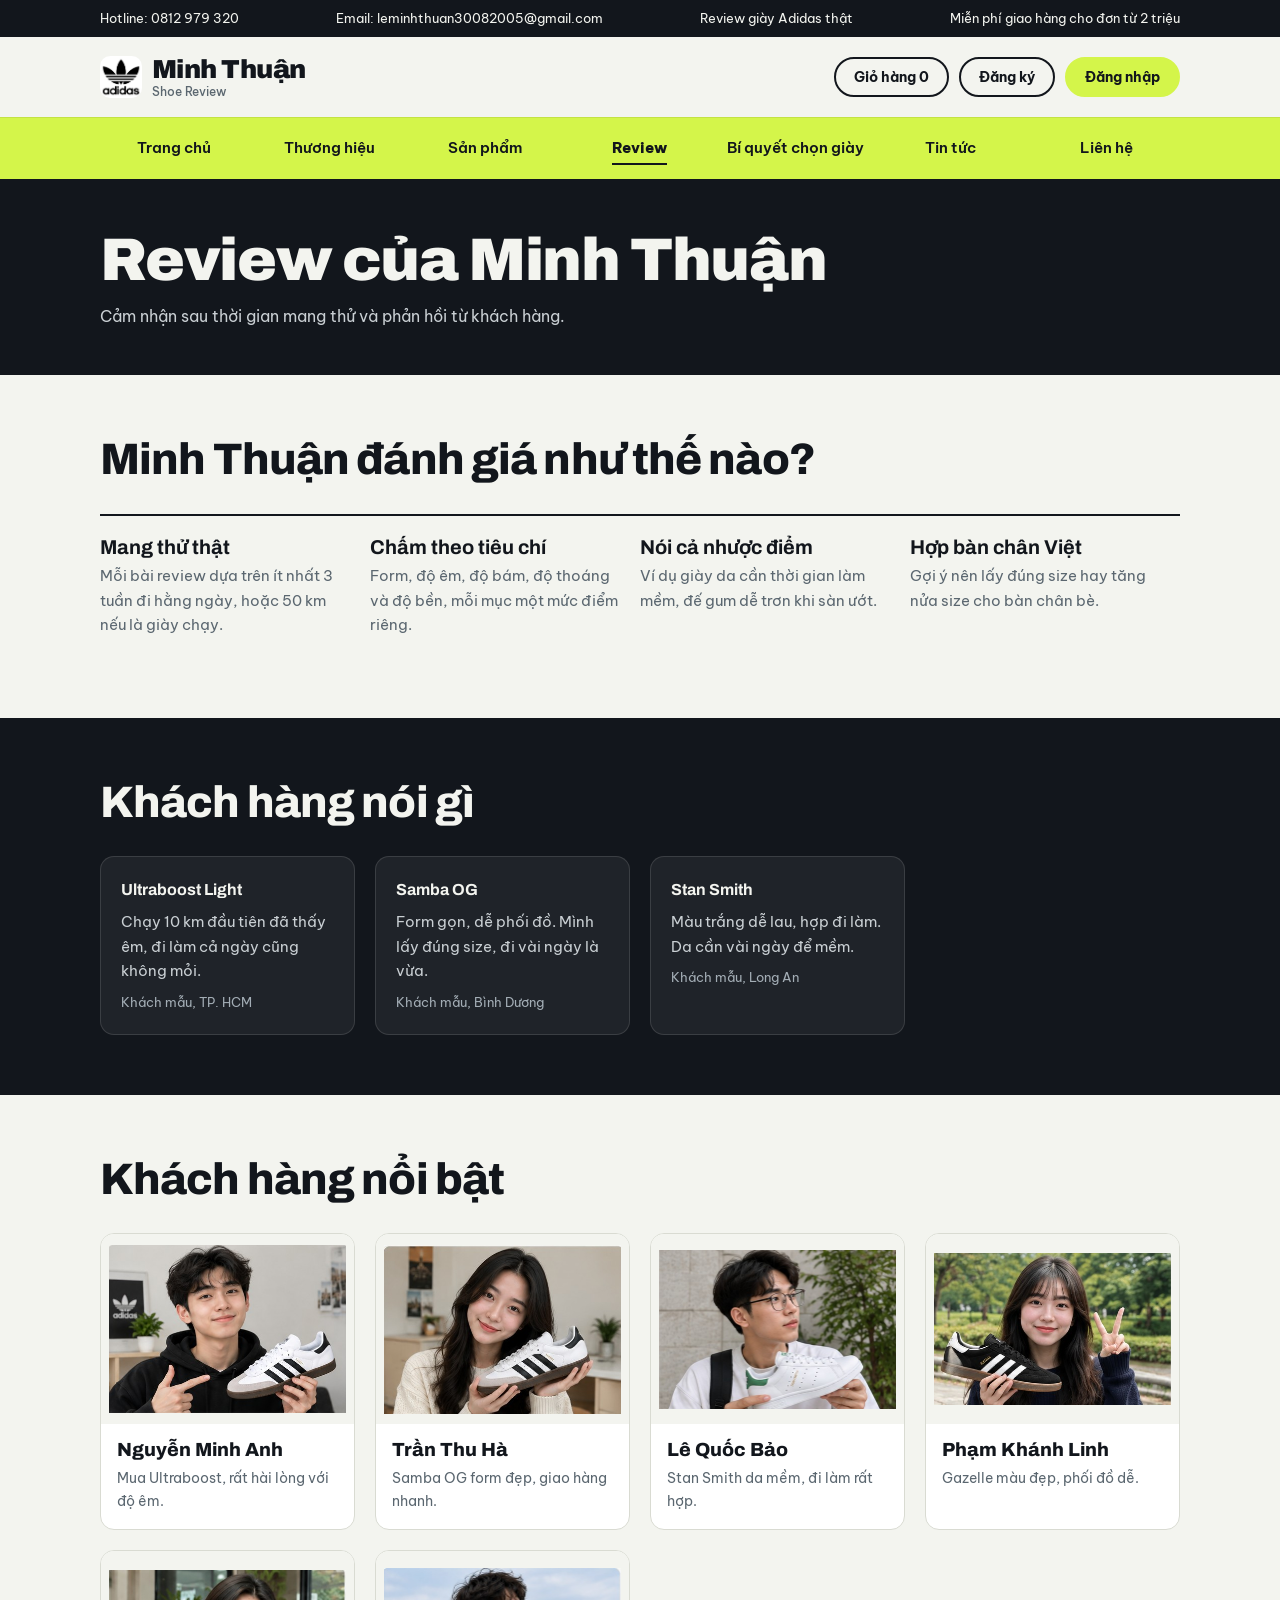
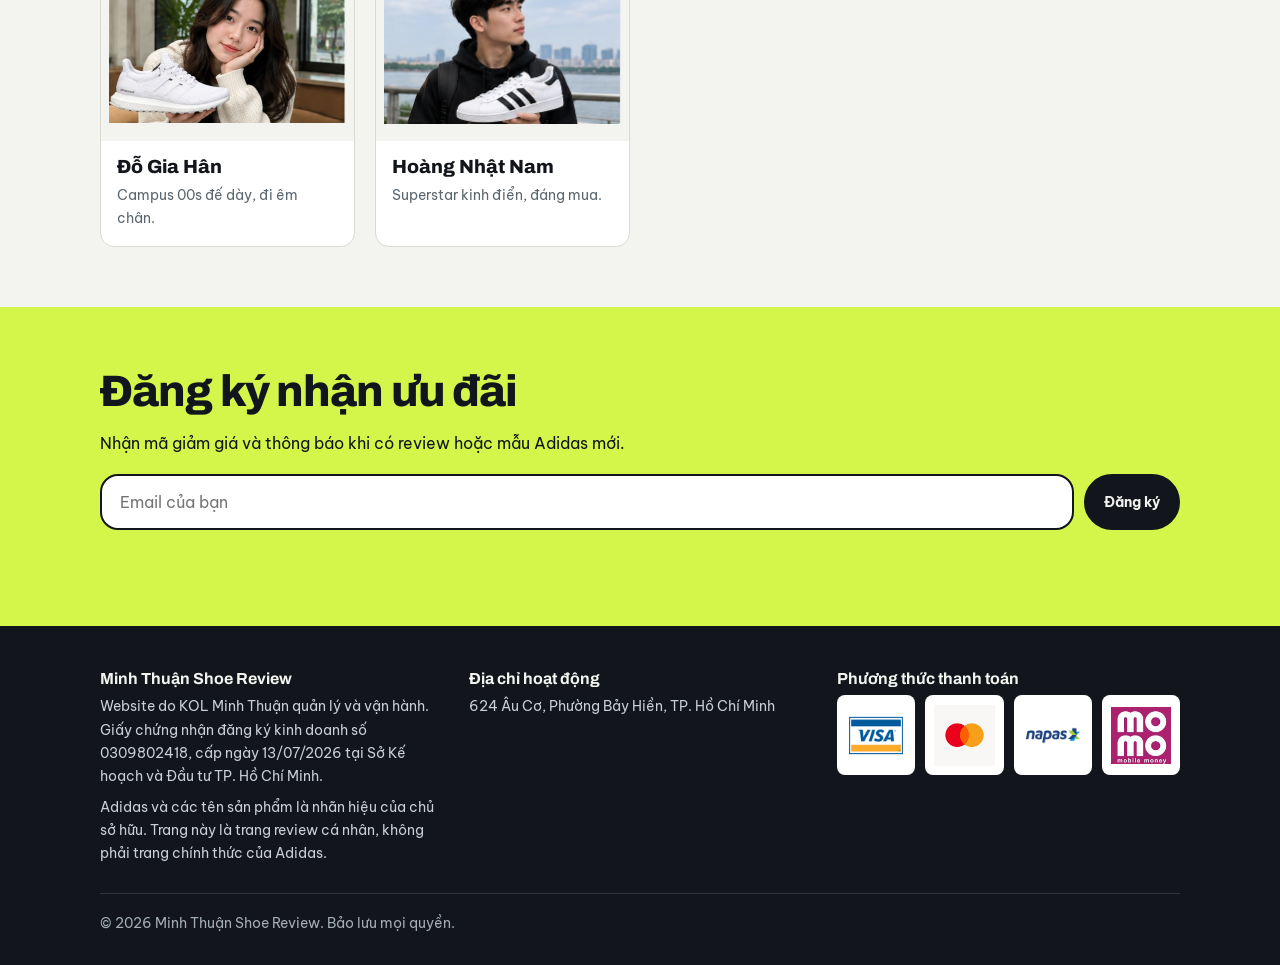
<file: review.html>
<!DOCTYPE html>
<html lang="vi">
<head>
<meta charset="UTF-8">
<meta name="viewport" content="width=device-width, initial-scale=1, viewport-fit=cover">
<title>Review | Minh Thuận Shoe Review</title>
<link rel="stylesheet" href="https://fonts.googleapis.com/css2?family=Archivo:wght@500;800;900&family=Be+Vietnam+Pro:wght@400;500;700&display=swap">
<link rel="stylesheet" href="css/sneaker.css">
</head>
<body>

<div class="topbar">
  <div class="wrap">
    <span>Hotline: 0812 979 320</span>
    <span>Email: leminhthuan30082005@gmail.com</span>
    <span>Review giày Adidas thật</span>
    <span>Miễn phí giao hàng cho đơn từ 2 triệu</span>
  </div>
</div>

<header>
  <div class="head">
    <a class="logo" href="index.html">
      <img data-img="brand-logo" alt="Minh Thuận Shoe Review" width="42" height="42">
      <span>Minh Thuận<small>Shoe Review</small></span>
    </a>
    <div class="actions">
      <a class="btn" href="cart.html">Giỏ hàng <span id="cartN">0</span></a>
      <span id="authBox">
        <a class="btn" href="register.html">Đăng ký</a>
        <a class="btn fill" href="login.html">Đăng nhập</a>
      </span>
    </div>
  </div>
  <nav aria-label="Menu chính">
    <ul>
      <li><a href="index.html">Trang chủ</a></li>
      <li><a href="about.html">Thương hiệu</a></li>
      <li><a href="products.html">Sản phẩm</a></li>
      <li><a href="review.html" aria-current="page">Review</a></li>
      <li><a href="tips.html">Bí quyết chọn giày</a></li>
      <li><a href="news.html">Tin tức</a></li>
      <li><a href="contact.html">Liên hệ</a></li>
    </ul>
  </nav>
</header>

<div class="pagehead">
  <div class="wrap">
    <h1>Review của Minh Thuận</h1>
    <p>Cảm nhận sau thời gian mang thử và phản hồi từ khách hàng.</p>
  </div>
</div>

<section>
  <div class="wrap">
    <h2>Minh Thuận đánh giá như thế nào?</h2>
    <div class="pillars">
      <div><h3>Mang thử thật</h3><p>Mỗi bài review dựa trên ít nhất 3 tuần đi hằng ngày, hoặc 50 km nếu là giày chạy.</p></div>
      <div><h3>Chấm theo tiêu chí</h3><p>Form, độ êm, độ bám, độ thoáng và độ bền, mỗi mục một mức điểm riêng.</p></div>
      <div><h3>Nói cả nhược điểm</h3><p>Ví dụ giày da cần thời gian làm mềm, đế gum dễ trơn khi sàn ướt.</p></div>
      <div><h3>Hợp bàn chân Việt</h3><p>Gợi ý nên lấy đúng size hay tăng nửa size cho bàn chân bè.</p></div>
    </div>
  </div>
</section>

<section class="band">
  <div class="wrap">
    <h2>Khách hàng nói gì</h2>
    <div class="grid">
      <div class="quote">
        <b>Ultraboost Light</b>
        <p>Chạy 10 km đầu tiên đã thấy êm, đi làm cả ngày cũng không mỏi.</p>
        <small>Khách mẫu, TP. HCM</small>
      </div>
      <div class="quote">
        <b>Samba OG</b>
        <p>Form gọn, dễ phối đồ. Mình lấy đúng size, đi vài ngày là vừa.</p>
        <small>Khách mẫu, Bình Dương</small>
      </div>
      <div class="quote">
        <b>Stan Smith</b>
        <p>Màu trắng dễ lau, hợp đi làm. Da cần vài ngày để mềm.</p>
        <small>Khách mẫu, Long An</small>
      </div>
    </div>
  </div>
</section>

<section>
  <div class="wrap">
    <h2>Khách hàng nổi bật</h2>
    <div class="grid">
      <div class="prod">
        <div class="shot"><img data-img="reviewer-minh-anh" alt="Nguyễn Minh Anh" width="200" height="200"></div>
        <div class="body"><h3>Nguyễn Minh Anh</h3><p>Mua Ultraboost, rất hài lòng với độ êm.</p></div>
      </div>
      <div class="prod">
        <div class="shot"><img data-img="reviewer-thu-ha" alt="Trần Thu Hà" width="200" height="200"></div>
        <div class="body"><h3>Trần Thu Hà</h3><p>Samba OG form đẹp, giao hàng nhanh.</p></div>
      </div>
      <div class="prod">
        <div class="shot"><img data-img="reviewer-quoc-bao" alt="Lê Quốc Bảo" width="200" height="200"></div>
        <div class="body"><h3>Lê Quốc Bảo</h3><p>Stan Smith da mềm, đi làm rất hợp.</p></div>
      </div>
      <div class="prod">
        <div class="shot"><img data-img="reviewer-khanh-linh" alt="Phạm Khánh Linh" width="200" height="200"></div>
        <div class="body"><h3>Phạm Khánh Linh</h3><p>Gazelle màu đẹp, phối đồ dễ.</p></div>
      </div>
      <div class="prod">
        <div class="shot"><img data-img="reviewer-gia-han" alt="Đỗ Gia Hân" width="200" height="200"></div>
        <div class="body"><h3>Đỗ Gia Hân</h3><p>Campus 00s đế dày, đi êm chân.</p></div>
      </div>
      <div class="prod">
        <div class="shot"><img data-img="reviewer-nhat-nam" alt="Hoàng Nhật Nam" width="200" height="200"></div>
        <div class="body"><h3>Hoàng Nhật Nam</h3><p>Superstar kinh điển, đáng mua.</p></div>
      </div>
    </div>
  </div>
</section>

<section class="news">
  <div class="wrap">
    <h2>Đăng ký nhận ưu đãi</h2>
    <p>Nhận mã giảm giá và thông báo khi có review hoặc mẫu Adidas mới.</p>
    <form id="sub" class="row">
      <input id="mail" type="email" placeholder="Email của bạn" required aria-label="Email">
      <button class="btn" type="submit">Đăng ký</button>
    </form>
    <p class="msg" id="subOut" aria-live="polite"></p>
  </div>
</section>

<footer>
  <div class="wrap">
    <div class="cols">
      <div>
        <h3>Minh Thuận Shoe Review</h3>
        <p>Website do KOL Minh Thuận quản lý và vận hành. Giấy chứng nhận đăng ký kinh doanh số 0309802418, cấp ngày 13/07/2026 tại Sở Kế hoạch và Đầu tư TP. Hồ Chí Minh.</p>
        <p style="margin-top:8px">Adidas và các tên sản phẩm là nhãn hiệu của chủ sở hữu. Trang này là trang review cá nhân, không phải trang chính thức của Adidas.</p>
      </div>
      <div>
        <h3>Địa chỉ hoạt động</h3>
        <p>624 Âu Cơ, Phường Bảy Hiền, TP. Hồ Chí Minh</p>
      </div>
      <div>
        <h3>Phương thức thanh toán</h3>
        <div class="pay">
          <img data-img="pay-visa" alt="Visa" width="300" height="200">
          <img data-img="pay-mastercard" alt="MasterCard" width="300" height="200">
          <img data-img="pay-napas" alt="Napas" width="300" height="200">
          <img data-img="pay-momo" alt="MoMo" width="300" height="200">
        </div>
      </div>
    </div>
    <p class="copy">© 2026 Minh Thuận Shoe Review. Bảo lưu mọi quyền.</p>
  </div>
</footer>

<script src="js/sneaker.js"></script>
</body>
</html>
</file>
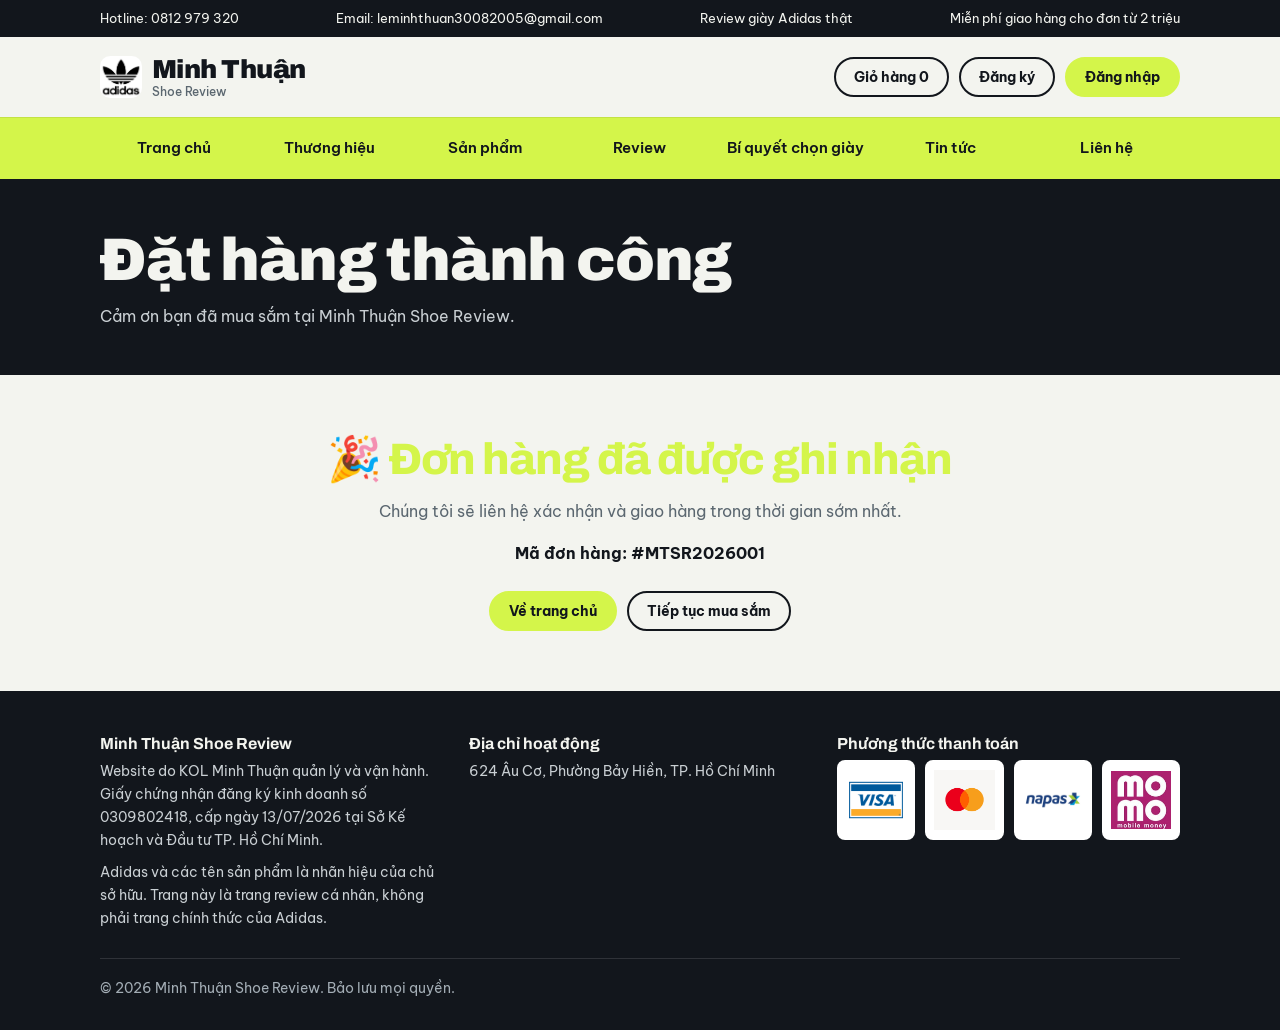
<file: success.html>
<!DOCTYPE html>
<html lang="vi">
<head>
<meta charset="UTF-8">
<meta name="viewport" content="width=device-width, initial-scale=1, viewport-fit=cover">
<title>Đặt hàng thành công | Minh Thuận Shoe Review</title>
<link rel="stylesheet" href="https://fonts.googleapis.com/css2?family=Archivo:wght@500;800;900&family=Be+Vietnam+Pro:wght@400;500;700&display=swap">
<link rel="stylesheet" href="css/sneaker.css">
</head>
<body>

<div class="topbar">
  <div class="wrap">
    <span>Hotline: 0812 979 320</span>
    <span>Email: leminhthuan30082005@gmail.com</span>
    <span>Review giày Adidas thật</span>
    <span>Miễn phí giao hàng cho đơn từ 2 triệu</span>
  </div>
</div>

<header>
  <div class="head">
    <a class="logo" href="index.html">
      <img data-img="brand-logo" alt="Minh Thuận Shoe Review" width="42" height="42">
      <span>Minh Thuận<small>Shoe Review</small></span>
    </a>
    <div class="actions">
      <a class="btn" href="cart.html">Giỏ hàng <span id="cartN">0</span></a>
      <span id="authBox">
        <a class="btn" href="register.html">Đăng ký</a>
        <a class="btn fill" href="login.html">Đăng nhập</a>
      </span>
    </div>
  </div>
  <nav aria-label="Menu chính">
    <ul>
      <li><a href="index.html">Trang chủ</a></li>
      <li><a href="about.html">Thương hiệu</a></li>
      <li><a href="products.html">Sản phẩm</a></li>
      <li><a href="review.html">Review</a></li>
      <li><a href="tips.html">Bí quyết chọn giày</a></li>
      <li><a href="news.html">Tin tức</a></li>
      <li><a href="contact.html">Liên hệ</a></li>
    </ul>
  </nav>
</header>

<div class="pagehead">
  <div class="wrap">
    <h1>Đặt hàng thành công</h1>
    <p>Cảm ơn bạn đã mua sắm tại Minh Thuận Shoe Review.</p>
  </div>
</div>

<section>
  <div class="wrap" style="text-align:center">
    <h2 style="color:var(--volt)">🎉 Đơn hàng đã được ghi nhận</h2>
    <p class="lead" style="margin:14px auto 0">
      Chúng tôi sẽ liên hệ xác nhận và giao hàng trong thời gian sớm nhất.
    </p>
    <p style="margin-top:16px;font-weight:700">
      Mã đơn hàng: <strong>#MTSR2026001</strong>
    </p>
    <div class="row" style="justify-content:center;margin-top:24px">
      <a class="btn fill" href="index.html">Về trang chủ</a>
      <a class="btn" href="products.html">Tiếp tục mua sắm</a>
    </div>
  </div>
</section>

<footer>
  <div class="wrap">
    <div class="cols">
      <div>
        <h3>Minh Thuận Shoe Review</h3>
        <p>Website do KOL Minh Thuận quản lý và vận hành. Giấy chứng nhận đăng ký kinh doanh số 0309802418, cấp ngày 13/07/2026 tại Sở Kế hoạch và Đầu tư TP. Hồ Chí Minh.</p>
        <p style="margin-top:8px">Adidas và các tên sản phẩm là nhãn hiệu của chủ sở hữu. Trang này là trang review cá nhân, không phải trang chính thức của Adidas.</p>
      </div>
      <div>
        <h3>Địa chỉ hoạt động</h3>
        <p>624 Âu Cơ, Phường Bảy Hiền, TP. Hồ Chí Minh</p>
      </div>
      <div>
        <h3>Phương thức thanh toán</h3>
        <div class="pay">
          <img data-img="pay-visa" alt="Visa" width="300" height="200">
          <img data-img="pay-mastercard" alt="MasterCard" width="300" height="200">
          <img data-img="pay-napas" alt="Napas" width="300" height="200">
          <img data-img="pay-momo" alt="MoMo" width="300" height="200">
        </div>
      </div>
    </div>
    <p class="copy">© 2026 Minh Thuận Shoe Review. Bảo lưu mọi quyền.</p>
  </div>
</footer>

<script src="js/sneaker.js"></script>
<script>
  try {
    localStorage.removeItem("cart");
    localStorage.removeItem("cartCount");
  } catch (e) {}
  document.addEventListener("DOMContentLoaded", function () {
    var e = document.getElementById("cartN");
    if (e) e.textContent = "0";
  });
</script>
</body>
</html>
</file>
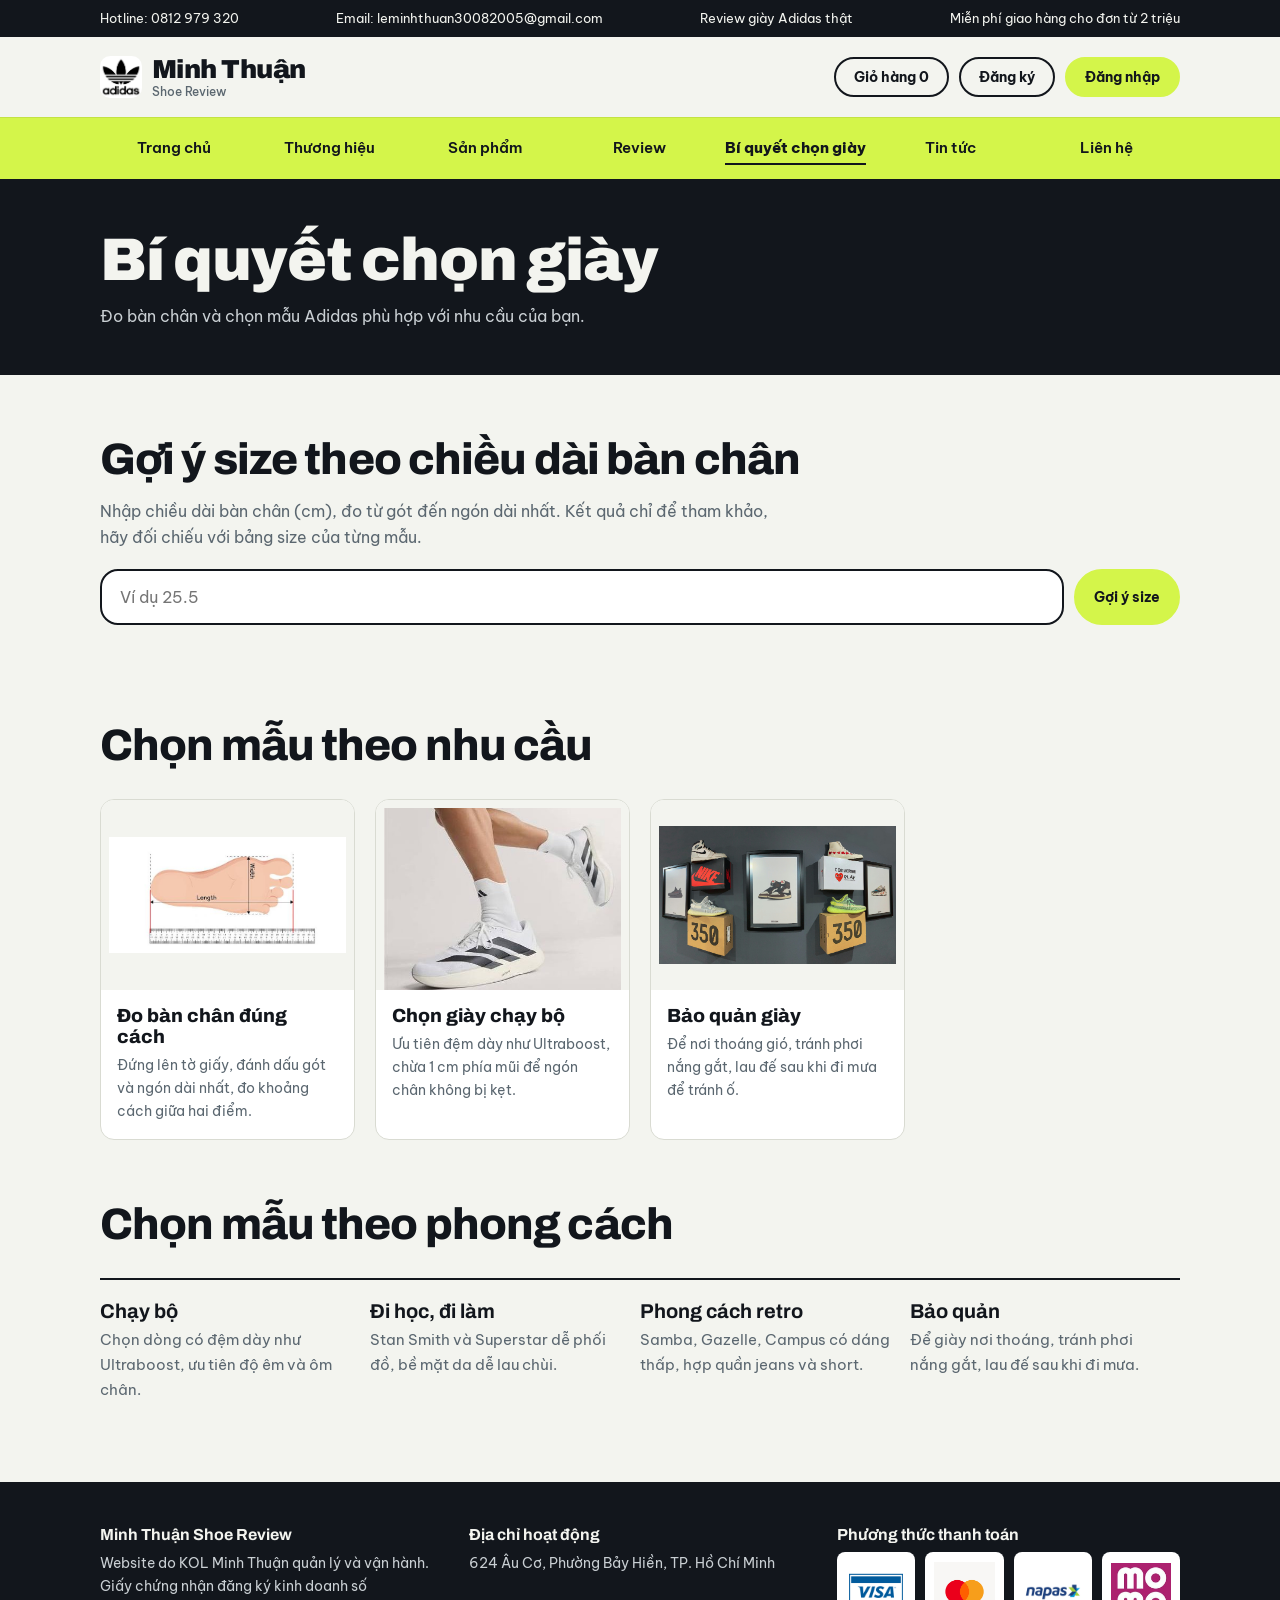
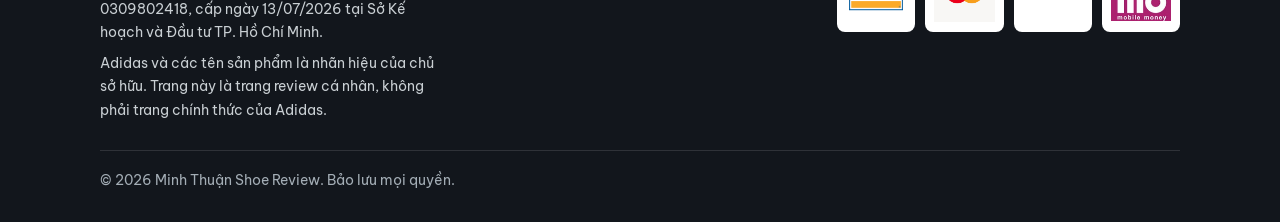
<file: tips.html>
<!DOCTYPE html>
<html lang="vi">
<head>
<meta charset="UTF-8">
<meta name="viewport" content="width=device-width, initial-scale=1, viewport-fit=cover">
<title>Bí quyết chọn giày | Minh Thuận Shoe Review</title>
<link rel="stylesheet" href="https://fonts.googleapis.com/css2?family=Archivo:wght@500;800;900&family=Be+Vietnam+Pro:wght@400;500;700&display=swap">
<link rel="stylesheet" href="css/sneaker.css">
</head>
<body>

<div class="topbar">
  <div class="wrap">
    <span>Hotline: 0812 979 320</span>
    <span>Email: leminhthuan30082005@gmail.com</span>
    <span>Review giày Adidas thật</span>
    <span>Miễn phí giao hàng cho đơn từ 2 triệu</span>
  </div>
</div>

<header>
  <div class="head">
    <a class="logo" href="index.html">
      <img data-img="brand-logo" alt="Minh Thuận Shoe Review" width="42" height="42">
      <span>Minh Thuận<small>Shoe Review</small></span>
    </a>
    <div class="actions">
      <a class="btn" href="cart.html">Giỏ hàng <span id="cartN">0</span></a>
      <span id="authBox">
        <a class="btn" href="register.html">Đăng ký</a>
        <a class="btn fill" href="login.html">Đăng nhập</a>
      </span>
    </div>
  </div>
  <nav aria-label="Menu chính">
    <ul>
      <li><a href="index.html">Trang chủ</a></li>
      <li><a href="about.html">Thương hiệu</a></li>
      <li><a href="products.html">Sản phẩm</a></li>
      <li><a href="review.html">Review</a></li>
      <li><a href="tips.html" aria-current="page">Bí quyết chọn giày</a></li>
      <li><a href="news.html">Tin tức</a></li>
      <li><a href="contact.html">Liên hệ</a></li>
    </ul>
  </nav>
</header>

<div class="pagehead">
  <div class="wrap">
    <h1>Bí quyết chọn giày</h1>
    <p>Đo bàn chân và chọn mẫu Adidas phù hợp với nhu cầu của bạn.</p>
  </div>
</div>

<section>
  <div class="wrap">
    <h2>Gợi ý size theo chiều dài bàn chân</h2>
    <p class="lead">Nhập chiều dài bàn chân (cm), đo từ gót đến ngón dài nhất. Kết quả chỉ để tham khảo, hãy đối chiếu với bảng size của từng mẫu.</p>
    <div class="row">
      <input id="cm" type="number" min="20" max="32" step="0.1" placeholder="Ví dụ 25.5" aria-label="Chiều dài bàn chân (cm)">
      <button class="btn fill" type="button" id="sizeBtn">Gợi ý size</button>
    </div>
    <p class="msg" id="sizeOut" aria-live="polite"></p>
  </div>
</section>

<section style="padding-top:0">
  <div class="wrap">
    <h2>Chọn mẫu theo nhu cầu</h2>
    <div class="grid">
      <div class="prod">
        <div class="shot"><img data-img="tip-measure-foot" alt="Đo bàn chân" width="800" height="450"></div>
        <div class="body">
          <h3>Đo bàn chân đúng cách</h3>
          <p>Đứng lên tờ giấy, đánh dấu gót và ngón dài nhất, đo khoảng cách giữa hai điểm.</p>
        </div>
      </div>
      <div class="prod">
        <div class="shot"><img data-img="tip-choose-running" alt="Chọn giày chạy" width="800" height="450"></div>
        <div class="body">
          <h3>Chọn giày chạy bộ</h3>
          <p>Ưu tiên đệm dày như Ultraboost, chừa 1 cm phía mũi để ngón chân không bị kẹt.</p>
        </div>
      </div>
      <div class="prod">
        <div class="shot"><img data-img="tip-preserve-shoes" alt="Bảo quản giày" width="800" height="450"></div>
        <div class="body">
          <h3>Bảo quản giày</h3>
          <p>Để nơi thoáng gió, tránh phơi nắng gắt, lau đế sau khi đi mưa để tránh ố.</p>
        </div>
      </div>
    </div>
  </div>
</section>

<section style="padding-top:0">
  <div class="wrap">
    <h2>Chọn mẫu theo phong cách</h2>
    <div class="pillars">
      <div><h3>Chạy bộ</h3><p>Chọn dòng có đệm dày như Ultraboost, ưu tiên độ êm và ôm chân.</p></div>
      <div><h3>Đi học, đi làm</h3><p>Stan Smith và Superstar dễ phối đồ, bề mặt da dễ lau chùi.</p></div>
      <div><h3>Phong cách retro</h3><p>Samba, Gazelle, Campus có dáng thấp, hợp quần jeans và short.</p></div>
      <div><h3>Bảo quản</h3><p>Để giày nơi thoáng, tránh phơi nắng gắt, lau đế sau khi đi mưa.</p></div>
    </div>
  </div>
</section>

<footer>
  <div class="wrap">
    <div class="cols">
      <div>
        <h3>Minh Thuận Shoe Review</h3>
        <p>Website do KOL Minh Thuận quản lý và vận hành. Giấy chứng nhận đăng ký kinh doanh số 0309802418, cấp ngày 13/07/2026 tại Sở Kế hoạch và Đầu tư TP. Hồ Chí Minh.</p>
        <p style="margin-top:8px">Adidas và các tên sản phẩm là nhãn hiệu của chủ sở hữu. Trang này là trang review cá nhân, không phải trang chính thức của Adidas.</p>
      </div>
      <div>
        <h3>Địa chỉ hoạt động</h3>
        <p>624 Âu Cơ, Phường Bảy Hiền, TP. Hồ Chí Minh</p>
      </div>
      <div>
        <h3>Phương thức thanh toán</h3>
        <div class="pay">
          <img data-img="pay-visa" alt="Visa" width="300" height="200">
          <img data-img="pay-mastercard" alt="MasterCard" width="300" height="200">
          <img data-img="pay-napas" alt="Napas" width="300" height="200">
          <img data-img="pay-momo" alt="MoMo" width="300" height="200">
        </div>
      </div>
    </div>
    <p class="copy">© 2026 Minh Thuận Shoe Review. Bảo lưu mọi quyền.</p>
  </div>
</footer>

<script src="js/sneaker.js"></script>
</body>
</html>
</file>
<file: css/sneaker.css>
/* =========================================================
   Minh Thuận Shoe Review – sneaker.css
   ========================================================= */

:root {
  --ink: #12161C;
  --paper: #F3F4EF;
  --volt: #D4F54A;
  --slate: #5B6770;
  --line: #D9DBD2;
  --card: #fff;
}

@media (prefers-color-scheme: dark) {
  :root {
    --ink: #F3F4EF;
    --paper: #12161C;
    --slate: #A3ADB5;
    --line: #2A313A;
    --card: #1B2128;
  }
}

* { box-sizing: border-box; margin: 0; }

html { scroll-behavior: smooth; }

body {
  background: var(--paper);
  color: var(--ink);
  font: 400 16px/1.65 "Be Vietnam Pro", system-ui, sans-serif;
  padding-top: env(safe-area-inset-top, 0px);
  padding-bottom: env(safe-area-inset-bottom, 0px);
  -webkit-font-smoothing: antialiased;
}

h1, h2, h3, .logo {
  font-family: Archivo, "Be Vietnam Pro", sans-serif;
  line-height: 1.1;
}

a { color: inherit; text-decoration: none; }
ul { list-style: none; }

:focus-visible { outline: 3px solid var(--volt); outline-offset: 2px; }

.wrap { max-width: 1120px; margin: 0 auto; padding: 0 20px; }

/* ---------- Topbar ---------- */
.topbar {
  background: #12161C;
  color: #F3F4EF;
  font-size: 13px;
  padding: 8px 0;
}
.topbar .wrap {
  display: flex;
  flex-wrap: wrap;
  gap: 6px 24px;
  justify-content: space-between;
}
.topbar a {
  color: inherit;
  text-decoration: none;
}
.topbar a:hover {
  color: var(--volt);
}

/* ---------- Marquee Ticker ---------- */
.marquee-bar {
  background: #171d24;
  color: #F3F4EF;
  border-top: 1px solid rgba(255, 255, 255, 0.08);
  border-bottom: 1px solid rgba(255, 255, 255, 0.08);
  overflow: hidden;
  white-space: nowrap;
  padding: 8px 0;
  font-size: 13px;
  font-weight: 500;
}
.marquee-content {
  display: inline-flex;
  gap: 36px;
  animation: marqueeRun 25s linear infinite;
}
.marquee-content:hover {
  animation-play-state: paused;
}
.marquee-content span {
  display: inline-flex;
  align-items: center;
  gap: 8px;
}
.marquee-content b {
  color: var(--volt);
}
@keyframes marqueeRun {
  from { transform: translateX(0); }
  to { transform: translateX(-50%); }
}

/* ---------- Header ---------- */
header { border-bottom: none; background: var(--paper); }

.head {
  display: flex;
  align-items: center;
  justify-content: space-between;
  gap: 16px;
  padding: 18px 20px;
  max-width: 1120px;
  margin: 0 auto;
}

.logo {
  display: flex;
  align-items: center;
  gap: 10px;
  font-size: 26px;
  font-weight: 900;
  letter-spacing: -.02em;
}

.logo img { width: 42px; height: 42px; border-radius: 10px; object-fit: cover; }

.logo small {
  display: block;
  font: 500 12px "Be Vietnam Pro";
  color: var(--slate);
  letter-spacing: 0;
}

.actions { display: flex; gap: 10px; align-items: center; flex-wrap: wrap; }

#authBox { display: flex; align-items: center; gap: 10px; flex-wrap: wrap; }

/* ---------- Nút ---------- */
.btn {
  display: inline-block;
  border: 2px solid var(--ink);
  background: transparent;
  color: var(--ink);
  padding: 9px 18px;
  border-radius: 999px;
  font: 700 14px "Be Vietnam Pro";
  cursor: pointer;
  transition: background .15s, color .15s;
}

.btn.fill { background: var(--volt); color: #12161C; border-color: var(--volt); }
.btn:hover { background: var(--ink); color: var(--paper); }
.btn.fill:hover { background: #c3e33d; color: #12161C; }

/* ---------- Nav ---------- */
nav {
  background: var(--volt);
  border-top: 1px solid rgba(0, 0, 0, .08);
  border-bottom: 2px solid #12161C;
}

nav ul {
  display: flex;
  justify-content: space-between;
  align-items: center;
  width: 100%;
  max-width: 1120px;
  margin: 0 auto;
  padding: 14px 20px;
  gap: 8px;
  overflow-x: auto;
  scrollbar-width: none;
}

nav ul::-webkit-scrollbar { display: none; }
nav li { flex: 1; text-align: center; }

nav a {
  display: inline-block;
  white-space: nowrap;
  color: #12161C;
  font: 600 15px "Be Vietnam Pro", sans-serif;
  padding: 6px 0;
  border-bottom: 2px solid transparent;
  transition: .2s;
}

nav a:hover,
nav a[aria-current] { border-color: #12161C; font-weight: 800; }

/* ---------- Hero ---------- */
.hero { background: #12161C; color: #F3F4EF; overflow: hidden; }

.hero .wrap {
  display: grid;
  grid-template-columns: 1.1fr .9fr;
  gap: 20px;
  align-items: center;
  min-height: 440px;
  padding-top: 40px;
  padding-bottom: 40px;
}

.hero h1 {
  font-size: clamp(44px, 8vw, 96px);
  font-weight: 900;
  letter-spacing: -.03em;
}

.hero h1 span { display: block; color: var(--volt); }

.hero p { max-width: 46ch; margin: 18px 0 26px; color: #C9CFD3; }

.heroimg { width: 100%; height: auto; border-radius: 16px; display: block; }

.slides { display: flex; gap: 8px; margin-top: 26px; }

.slides button {
  width: 34px; height: 6px;
  border: 0; border-radius: 3px;
  background: #4a5560;
  cursor: pointer;
}

.slides button.on { background: var(--volt); }

/* ---------- Page head ---------- */
.pagehead { background: #12161C; color: #F3F4EF; padding: 46px 0; }

.pagehead h1 {
  font-size: clamp(34px, 6vw, 60px);
  font-weight: 900;
  letter-spacing: -.02em;
}

.pagehead p { color: #C9CFD3; margin-top: 10px; max-width: 60ch; }

/* ---------- Perks ---------- */
.perks {
  background: var(--volt);
  color: #12161C;
  border-bottom: none;
  font-weight: 600;
}
.perks .wrap {
  display: grid;
  grid-template-columns: repeat(auto-fit, minmax(220px, 1fr));
  gap: 12px;
  padding-top: 18px;
  padding-bottom: 18px;
  font-weight: 500;
  font-size: 14px;
}

/* ---------- Section ---------- */
section { padding: 60px 0; }

h2 {
  font-size: clamp(28px, 4.5vw, 44px);
  font-weight: 800;
  letter-spacing: -.02em;
  margin-bottom: 14px;
}

.lead { max-width: 62ch; color: var(--slate); }

.stats {
  display: flex; gap: 26px; flex-wrap: wrap;
  margin: 18px 0 0;
  color: var(--slate);
  font-size: 14px;
}

.stats b { color: var(--ink); }

/* ---------- Timeline ---------- */
.time {
  border-left: 3px solid var(--volt);
  margin: 30px 0 0 6px;
  padding-left: 24px;
  max-width: 720px;
}

.time li { margin-bottom: 16px; position: relative; }

.time li::before {
  content: "";
  position: absolute;
  left: -33px; top: 9px;
  width: 11px; height: 11px;
  border-radius: 50%;
  background: var(--ink);
}

.time b { font-family: Archivo; font-size: 18px; }

/* ---------- Grid sản phẩm ---------- */
.grid {
  display: grid;
  grid-template-columns: repeat(auto-fill, minmax(250px, 1fr));
  gap: 20px;
  margin-top: 30px;
}

.prod {
  background: var(--card);
  border: 1px solid var(--line);
  border-radius: 14px;
  overflow: hidden;
  display: flex;
  flex-direction: column;
  color: var(--ink);
}


.shot {
  aspect-ratio: 4 / 3;
  display: grid;
  place-items: center;
  overflow: hidden;
  background: var(--paper);
}

.shot img {
  width: 100%;
  height: 100%;
  object-fit: contain;
  display: block;
  padding: 8px;
}

.prod .body { padding: 16px; display: flex; flex-direction: column; gap: 6px; flex: 1; }
.prod h3 { font-size: 19px; font-weight: 800; }
.prod p { font-size: 14px; color: var(--slate); flex: 1; }

.price {
  display: flex;
  justify-content: space-between;
  align-items: center;
  margin-top: 8px;
}

.price b { font: 800 20px Archivo; }

/* ---------- Pillars ---------- */
.pillars {
  display: grid;
  grid-template-columns: repeat(auto-fit, minmax(240px, 1fr));
  margin-top: 30px;
  border-top: 2px solid var(--ink);
}

.pillars div { padding: 20px 20px 20px 0; }
.pillars h3 { font-size: 20px; margin-bottom: 6px; }
.pillars p { color: var(--slate); font-size: 15px; }

/* ---------- Band ---------- */
.band { background: #12161C; color: #F3F4EF; }
.band .lead, .band .pillars p { color: #C9CFD3; }
.band .pillars { border-color: var(--volt); }

/* ---------- Checks ---------- */
.checks { margin-top: 22px; display: grid; gap: 10px; max-width: 700px; }

.checks li::before {
  content: "✓";
  font-weight: 900;
  margin-right: 10px;
  background: var(--volt);
  color: #12161C;
  border-radius: 50%;
  display: inline-grid;
  place-items: center;
  width: 22px; height: 22px;
  font-size: 13px;
}

/* ---------- Quote ---------- */
.quote {
  background: rgba(255, 255, 255, 0.06);
  border: 1px solid rgba(255, 255, 255, 0.12);
  border-radius: 14px;
  padding: 20px;
  color: #F3F4EF;
}

.quote b { font-family: Archivo; color: #F3F4EF; display: block; margin-bottom: 6px; }
.quote p { color: #C9CFD3; font-size: 15px; }
.quote small { color: #A3ADB5; margin-top: 8px; display: block; }

/* ---------- News / Đăng ký ---------- */
.news { background: var(--volt); color: #12161C; }

.row { display: flex; gap: 10px; flex-wrap: wrap; margin-top: 18px; }


input:not([type="radio"]):not([type="checkbox"]),
textarea {
  flex: 1 1 240px;
  padding: 13px 18px;
  border: 2px solid #12161C;
  border-radius: 18px;
  font: inherit;
  background: #fff;
  color: #12161C;
}

input[type="radio"],
input[type="checkbox"] {
  flex: 0 0 auto;
  width: 18px;
  height: 18px;
  padding: 0;
  border: none;
  margin: 0;
  accent-color: var(--volt);
  cursor: pointer;
  vertical-align: middle;
}

.news .btn { background: #12161C; color: #F3F4EF; border-color: #12161C; }
.news .btn:hover { background: #F3F4EF; color: #12161C; }

.msg { margin-top: 10px; font-weight: 700; min-height: 1.6em; }

/* ---------- Cart ---------- */
.cart { width: 100%; border-collapse: collapse; margin-top: 24px; }

.cart th, .cart td {
  text-align: left;
  padding: 12px 8px;
  border-bottom: 1px solid var(--line);
}

.cart thead th { font-family: Archivo; font-weight: 800; }

.qty button {
  width: 30px; height: 30px;
  border-radius: 50%;
  border: 2px solid var(--ink);
  background: none;
  color: var(--ink);
  cursor: pointer;
  font-weight: 700;
}

.qty button:hover { background: var(--ink); color: var(--paper); }

.total { font: 800 26px Archivo; margin: 20px 0 6px; }

/* ---------- News item ---------- */
.newsitem {
  display: grid;
  grid-template-columns: 140px 1fr;
  gap: 18px;
  padding: 20px 0;
  border-bottom: 1px solid var(--line);
}

.newsitem time { color: var(--slate); font-size: 14px; }

/* ---------- Footer  ---------- */
footer {
  background: #12161C;
  color: #C9CFD3;
  padding: 44px 0 30px;
  font-size: 14px;
}

footer .cols {
  display: grid;
  grid-template-columns: repeat(auto-fit, minmax(260px, 1fr));
  gap: 26px;
}

footer h3 {
  color: #F3F4EF;
  font-size: 16px;
  margin-bottom: 8px;
}

footer p {
  color: #C9CFD3;
}


.pay {
  display: grid;
  grid-template-columns: repeat(4, 1fr);
  gap: 10px;
  width: 100%;
}

.pay img {
  width: 100%;
  height: 80px;
  object-fit: contain;
  background: #fff;
  border: 1px solid rgba(255, 255, 255, 0.2);
  border-radius: 8px;
  padding: 8px;
  box-sizing: border-box;
  display: block;
}

.pay span {
  border: 1px solid rgba(255, 255, 255, 0.2);
  border-radius: 6px;
  padding: 4px 12px;
  font-weight: 700;
  color: #F3F4EF;
}

.copy {
  border-top: 1px solid rgba(255, 255, 255, 0.12);
  margin-top: 28px;
  padding-top: 18px;
  color: #A3ADB5;
}

/* ---------- Auth ---------- */
.auth { display: grid; grid-template-columns: 1fr 1fr; gap: 40px; align-items: center; }

.authimg img { width: 100%; border-radius: 16px; display: block; }

.authform { display: grid; gap: 12px; margin-top: 18px; max-width: 440px; }

.authform label { font-weight: 700; font-size: 14px; }

.note {
  background: var(--card);
  border: 1px solid var(--line);
  border-left: 4px solid var(--volt);
  padding: 10px 14px;
  border-radius: 8px;
  font-size: 14px;
  color: var(--slate);
  max-width: 440px;
  margin-top: 12px;
}

.contact-grid {
  display: grid;
  grid-template-columns: 1fr 1fr;
  gap: 40px;
  align-items: start;
  margin-top: 20px;
}

.contact-col h2 {
  font-size: clamp(24px, 3.5vw, 32px);
  margin-bottom: 16px;
  color: var(--ink);
}

.contact-form {
  display: grid;
  gap: 14px;
}

.contact-form input,
.contact-form textarea {
  width: 100%;
  padding: 14px 18px;
  border: 2px solid var(--ink);
  border-radius: 18px;
  font: inherit;
  background: #fff;
  color: #12161C;
  box-sizing: border-box;
}

.contact-form textarea {
  resize: vertical;
  min-height: 140px;
}

.contact-form button {
  justify-self: start;
  padding: 12px 26px;
}


.contact-info-box {
  background: var(--card);
  border: 1px solid var(--line);
  border-left: 4px solid var(--volt);
  border-radius: 14px;
  padding: 24px 28px;
}

.contact-info-box p {
  color: var(--slate);
  line-height: 1.9;
  font-size: 15px;
  margin-bottom: 10px;
}

.contact-info-box p:last-child {
  margin-bottom: 0;
}

.contact-info-box strong {
  color: var(--ink);
}

/* ----------  Radio/checkbox trong checkout thẳng hàng ---------- */
.pay-option {
  display: flex;
  align-items: center;
  gap: 10px;
  margin: 12px 0;
  cursor: pointer;
  font-weight: 400;
  font-size: 15px;
}

.pay-option span {
  line-height: 1;
}

/* ---------- Responsive ---------- */
@media (max-width: 760px) {
  .hero .wrap { grid-template-columns: 1fr; }
  .heroimg { max-width: 420px; margin: 0 auto; }
  .newsitem { grid-template-columns: 1fr; }
  .auth { grid-template-columns: 1fr; }
  .authimg { display: none; }
  .head { flex-direction: column; align-items: flex-start; }
  .actions { width: 100%; justify-content: flex-start; }
  .cart { font-size: 14px; }
  .cart th, .cart td { padding: 8px 4px; }
  .contact-grid { grid-template-columns: 1fr; gap: 30px; }
}

@media (max-width: 640px) {
  nav ul { justify-content: flex-start; gap: 18px; overflow-x: auto; }
  nav li { flex: 0 0 auto; }
  nav a { font-size: 14px; }
}


@media (max-width: 480px) {
  .pay {
    grid-template-columns: repeat(2, 1fr);
  }
}

@media (prefers-reduced-motion: reduce) {
  html { scroll-behavior: auto; }
  * { animation-duration: 0.01ms; }
}
</file>
